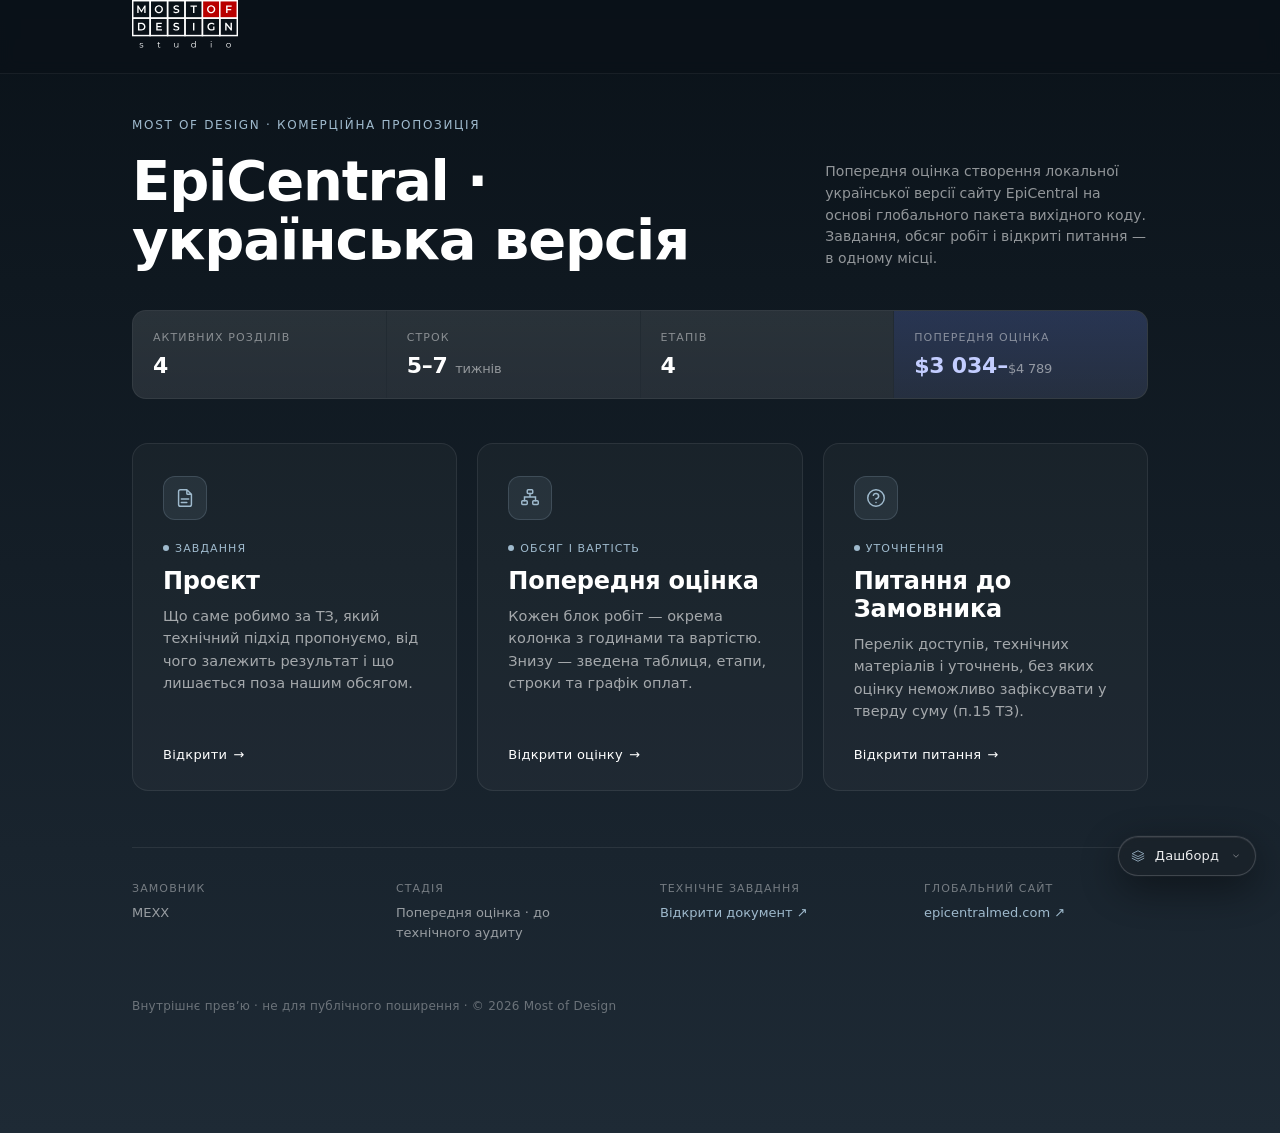
<file: index.html>
<!DOCTYPE html>
<html lang="uk">
<head>
<meta charset="UTF-8">
<meta name="viewport" content="width=device-width, initial-scale=1.0">
<meta name="robots" content="noindex, nofollow">
<title>EpiCentral UA — Попередня оцінка</title>

<link rel="icon" type="image/svg+xml" href="assets/favicon.svg">

<link rel="stylesheet" href="shared/service-menu.css">

<style>
/* ─────────────────────────────────────────────────────────────────
   Launcher palette — studio-fixed (same as Project Dashboard chrome).
   ─────────────────────────────────────────────────────────────── */
:root {
  --brand-blue:       #116490;
  --brand-blue-dark:  #0d4f72;
  --brand-blue-light: #9FBACD;
  --brand-blue-pale:  #e8f2f7;
  --bg-top:    #0a1219;
  --bg-bottom: #1e2a35;
  --charcoal:  #1e2a35;
  --white:     #fff;
  --border:    #d8e5ed;
}

* { box-sizing: border-box; margin: 0; padding: 0; }

html, body {
  font-family: ui-sans-serif, system-ui, -apple-system, "Segoe UI", Roboto, "Helvetica Neue", Arial, sans-serif;
  -webkit-font-smoothing: antialiased;
  background: var(--charcoal);
  color: var(--white);
  min-height: 100%;
}

body {
  min-height: 100vh;
  display: flex;
  flex-direction: column;
  background: linear-gradient(180deg, var(--bg-top) 0%, var(--bg-bottom) 100%);
}

.launcher {
  flex: 1;
  max-width: 1080px;
  width: 100%;
  margin: 0 auto;
  padding: 40px 32px 120px;
}

/* sticky top bar with the brand logo — pinned to the top of the screen */
.topbar {
  position: sticky; top: 0; z-index: 100;
  padding: 0 max(32px, calc(50vw - 508px)) 16px;
  background: rgba(10, 18, 25, 0.82);
  -webkit-backdrop-filter: blur(8px); backdrop-filter: blur(8px);
  border-bottom: 1px solid rgba(255, 255, 255, 0.06);
}
.launcher__logo {
  display: inline-block;
  height: 53px;
}
.launcher__logo img { display: block; height: 100%; width: auto; }

.launcher__header {
  display: grid;
  grid-template-columns: 2fr 1fr;
  gap: 48px;
  align-items: end;
  margin-bottom: 40px;
}

.launcher__eyebrow {
  display: inline-block;
  font-size: 12px;
  font-weight: 500;
  text-transform: uppercase;
  letter-spacing: 0.14em;
  color: var(--brand-blue-light);
  margin-bottom: 20px;
}

.launcher__title {
  font-size: clamp(32px, 5vw, 56px);
  font-weight: 700;
  letter-spacing: -0.02em;
  line-height: 1.05;
}

.launcher__subtitle {
  font-size: 14px;
  line-height: 1.55;
  color: rgba(255, 255, 255, 0.55);
}

@media (max-width: 760px) {
  .launcher__header { grid-template-columns: 1fr; gap: 16px; align-items: start; }
}

/* ─── Headline figure strip ──────────────────────────────────── */

.headline {
  display: grid; grid-template-columns: repeat(auto-fit, minmax(150px, 1fr));
  gap: 1px; background: rgba(255, 255, 255, 0.08);
  border: 1px solid rgba(255, 255, 255, 0.08);
  border-radius: 14px; overflow: hidden; margin-bottom: 44px;
}
.headline__cell { background: linear-gradient(180deg, rgba(255,255,255,0.035) 0%, rgba(255,255,255,0.015) 100%); padding: 20px; }
.headline__cell--accent { background: linear-gradient(180deg, rgba(75,108,255,0.16) 0%, rgba(75,108,255,0.06) 100%); }
.headline__l { font-size: 11px; font-weight: 500; text-transform: uppercase; letter-spacing: 0.1em; color: rgba(255,255,255,0.45); margin-bottom: 9px; }
.headline__v { font-size: 22px; font-weight: 700; letter-spacing: -0.01em; font-variant-numeric: tabular-nums; line-height: 1.15; }
.headline__v small { font-size: 13px; font-weight: 500; color: rgba(255,255,255,0.5); }
.headline__cell--accent .headline__v { color: #c3cdff; }

/* ─── Tiles grid ─────────────────────────────────────────────── */

.launcher__grid {
  display: grid;
  grid-template-columns: repeat(auto-fit, minmax(300px, 1fr));
  gap: 20px;
  margin-bottom: 56px;
}

.tile-card {
  display: flex;
  flex-direction: column;
  padding: 32px 30px 28px;
  background: rgba(255, 255, 255, 0.03);
  border: 1px solid rgba(255, 255, 255, 0.08);
  border-radius: 16px;
  text-decoration: none;
  color: inherit;
  min-height: 220px;
  transition: transform 240ms ease, background 240ms ease, border-color 240ms ease;
}

.tile-card:hover {
  transform: translateY(-2px);
  background: rgba(255, 255, 255, 0.05);
  border-color: rgba(255, 255, 255, 0.16);
}

.tile-card__icon {
  width: 44px;
  height: 44px;
  display: grid;
  place-items: center;
  background: rgba(159, 186, 205, 0.1);
  border: 1px solid rgba(159, 186, 205, 0.2);
  border-radius: 12px;
  color: var(--brand-blue-light);
  margin-bottom: 22px;
}
.tile-card__icon svg { width: 22px; height: 22px; }

.tile-card__tag {
  display: inline-flex;
  align-items: center;
  gap: 6px;
  font-size: 11px;
  font-weight: 500;
  text-transform: uppercase;
  letter-spacing: 0.1em;
  color: var(--brand-blue-light);
  margin-bottom: 12px;
}
.tile-card__tag::before {
  content: "";
  width: 6px; height: 6px;
  border-radius: 50%;
  background: currentColor;
}

.tile-card__title {
  font-size: 24px;
  font-weight: 600;
  letter-spacing: -0.01em;
  margin-bottom: 10px;
}

.tile-card__desc {
  font-size: 14.5px;
  line-height: 1.55;
  color: rgba(255, 255, 255, 0.6);
  margin-bottom: 24px;
  flex: 1;
}

.tile-card__cta {
  font-size: 13px;
  font-weight: 500;
  letter-spacing: 0.02em;
  color: var(--white);
  display: inline-flex;
  align-items: center;
  gap: 6px;
}
.tile-card__cta::after {
  content: "→";
  transition: transform 200ms ease;
  display: inline-block;
}
.tile-card:hover .tile-card__cta::after { transform: translateX(4px); }

.tile-card[data-external] .tile-card__cta::after { content: "↗"; }

/* ─── Meta + footer ──────────────────────────────────────────── */

.launcher__meta {
  margin-top: 8px;
  padding-top: 32px;
  border-top: 1px solid rgba(255, 255, 255, 0.08);
  display: grid;
  grid-template-columns: repeat(auto-fit, minmax(200px, 1fr));
  gap: 24px 40px;
  font-size: 13px;
  line-height: 1.55;
  color: rgba(255, 255, 255, 0.55);
}

.launcher__meta-block dt {
  font-size: 11px;
  font-weight: 500;
  text-transform: uppercase;
  letter-spacing: 0.1em;
  color: rgba(255, 255, 255, 0.4);
  margin-bottom: 6px;
}

.launcher__meta-block dd a {
  color: var(--brand-blue-light);
  text-decoration: none;
  border-bottom: 1px solid transparent;
  transition: border-color 200ms ease;
}
.launcher__meta-block dd a:hover { border-bottom-color: var(--brand-blue-light); }

.launcher__footer {
  font-size: 12px;
  color: rgba(255, 255, 255, 0.35);
  letter-spacing: 0.02em;
  margin-top: 56px;
}
</style>
</head>
<body>

<script>
  window.PREVIEW_PROJECT_NAME = "EpiCentral UA";
  window.PREVIEW_DEFAULT_VERSION = "launcher";
  window.PREVIEW_VERSIONS = [
    { id: "launcher",  label: "Дашборд",  desc: "Огляд оцінки",              path: "" },
    { id: "brief",     label: "Проєкт",   desc: "Завдання та техпідхід",     path: "brief/" },
    { id: "sitemap",   label: "Оцінка",   desc: "Обсяг робіт і години",      path: "sitemap/" },
    { id: "questions", label: "Питання",  desc: "Що потрібно від Замовника", path: "questions/" }
  ];
</script>

<header class="topbar">
  <a class="launcher__logo" href="./" aria-label="EpiCentral UA — Most of Design">
    <img src="assets/mod-logo-on-dark.svg" alt="Most of Design">
  </a>
</header>

<main class="launcher">

  <header class="launcher__header">
    <div class="launcher__header-main">
      <span class="launcher__eyebrow">Most of Design · Комерційна пропозиція</span>
      <h1 class="launcher__title">EpiCentral · українська версія</h1>
    </div>
    <p class="launcher__subtitle">
      Попередня оцінка створення локальної української версії сайту EpiCentral
      на основі глобального пакета вихідного коду. Завдання, обсяг робіт і відкриті питання — в одному місці.
    </p>
  </header>

  <div class="headline">
    <div class="headline__cell">
      <div class="headline__l">Активних розділів</div>
      <div class="headline__v">4</div>
    </div>
    <div class="headline__cell">
      <div class="headline__l">Строк</div>
      <div class="headline__v" id="hlWeeks">—</div>
    </div>
    <div class="headline__cell">
      <div class="headline__l">Етапів</div>
      <div class="headline__v" id="hlStages">—</div>
    </div>
    <div class="headline__cell headline__cell--accent">
      <div class="headline__l">Попередня оцінка</div>
      <div class="headline__v" id="hlTotal">—</div>
    </div>
  </div>

  <!-- ── Три плитки: Проєкт · Оцінка · Питання ─────────────────── -->
  <div class="launcher__grid">

    <!-- Tile 1 — Проєкт -->
    <a class="tile-card" href="brief/">
      <span class="tile-card__icon" aria-hidden="true">
        <svg viewBox="0 0 24 24" fill="none" xmlns="http://www.w3.org/2000/svg">
          <path d="M14 3v4a1 1 0 0 0 1 1h4M14 3H7a2 2 0 0 0-2 2v14a2 2 0 0 0 2 2h10a2 2 0 0 0 2-2V8M14 3l5 5M8 13h8M8 17h6" stroke="currentColor" stroke-width="1.6" stroke-linecap="round" stroke-linejoin="round"/>
        </svg>
      </span>
      <span class="tile-card__tag">Завдання</span>
      <h2 class="tile-card__title">Проєкт</h2>
      <p class="tile-card__desc">
        Що саме робимо за ТЗ, який технічний підхід пропонуємо, від чого залежить результат
        і що лишається поза нашим обсягом.
      </p>
      <span class="tile-card__cta">Відкрити</span>
    </a>

    <!-- Tile 2 — Структура та оцінка -->
    <a class="tile-card" href="sitemap/">
      <span class="tile-card__icon" aria-hidden="true">
        <svg viewBox="0 0 24 24" fill="none" xmlns="http://www.w3.org/2000/svg">
          <rect x="9" y="3" width="6" height="4" rx="1" stroke="currentColor" stroke-width="1.6"/>
          <rect x="3" y="15" width="6" height="4" rx="1" stroke="currentColor" stroke-width="1.6"/>
          <rect x="15" y="15" width="6" height="4" rx="1" stroke="currentColor" stroke-width="1.6"/>
          <path d="M12 7v4m0 0H6v4m6-4h6v4" stroke="currentColor" stroke-width="1.6" stroke-linecap="round"/>
        </svg>
      </span>
      <span class="tile-card__tag">Обсяг і вартість</span>
      <h2 class="tile-card__title">Попередня оцінка</h2>
      <p class="tile-card__desc">
        Кожен блок робіт — окрема колонка з годинами та вартістю. Знизу — зведена таблиця,
        етапи, строки та графік оплат.
      </p>
      <span class="tile-card__cta">Відкрити оцінку</span>
    </a>

    <!-- Tile 3 — Питання -->
    <a class="tile-card" href="questions/">
      <span class="tile-card__icon" aria-hidden="true">
        <svg viewBox="0 0 24 24" fill="none" xmlns="http://www.w3.org/2000/svg">
          <path d="M9.1 9a3 3 0 0 1 5.8 1c0 2-3 3-3 3M12 17h.01" stroke="currentColor" stroke-width="1.7" stroke-linecap="round" stroke-linejoin="round"/>
          <circle cx="12" cy="12" r="9" stroke="currentColor" stroke-width="1.6"/>
        </svg>
      </span>
      <span class="tile-card__tag">Уточнення</span>
      <h2 class="tile-card__title">Питання до Замовника</h2>
      <p class="tile-card__desc">
        Перелік доступів, технічних матеріалів і уточнень, без яких оцінку неможливо
        зафіксувати у тверду суму (п.15 ТЗ).
      </p>
      <span class="tile-card__cta">Відкрити питання</span>
    </a>

  </div>

  <dl class="launcher__meta">
    <div class="launcher__meta-block">
      <dt>Замовник</dt>
      <dd>MEXX</dd>
    </div>
    <div class="launcher__meta-block">
      <dt>Стадія</dt>
      <dd>Попередня оцінка · до технічного аудиту</dd>
    </div>
    <div class="launcher__meta-block">
      <dt>Технічне завдання</dt>
      <dd><a href="https://docs.google.com/document/d/1EJre_UY01IIEusGJC-R9spU2boI52oirK9OVNfkWWg0/edit" target="_blank" rel="noopener">Відкрити документ ↗</a></dd>
    </div>
    <div class="launcher__meta-block">
      <dt>Глобальний сайт</dt>
      <dd><a href="https://epicentralmed.com/" target="_blank" rel="noopener">epicentralmed.com ↗</a></dd>
    </div>
  </dl>

  <p class="launcher__footer">
    Внутрішнє превʼю · не для публічного поширення · © 2026 Most of Design
  </p>
</main>

<script src="shared/figures.js"></script>
<script>
  /* Цифри беруться з shared/figures.js — єдине джерело для всіх сторінок.
     sitemap/index.html перевіряє їх проти власного розрахунку і скаржиться в консоль при розходженні. */
  (function () {
    var f = window.MOD_FIGURES || {};
    var usd = function (n) { return "$" + Math.round(n).toLocaleString("en-US").replace(/,/g, " "); };
    if (f.totalMin) document.getElementById("hlTotal").innerHTML = usd(f.totalMin) + "–<small>" + usd(f.totalMax) + "</small>";
    if (f.weeks)    document.getElementById("hlWeeks").innerHTML = f.weeks + " <small>тижнів</small>";
    if (f.stages)   document.getElementById("hlStages").textContent = f.stages;
  })();
</script>
<script defer src="shared/service-menu.js"></script>
</body>
</html>
</file>
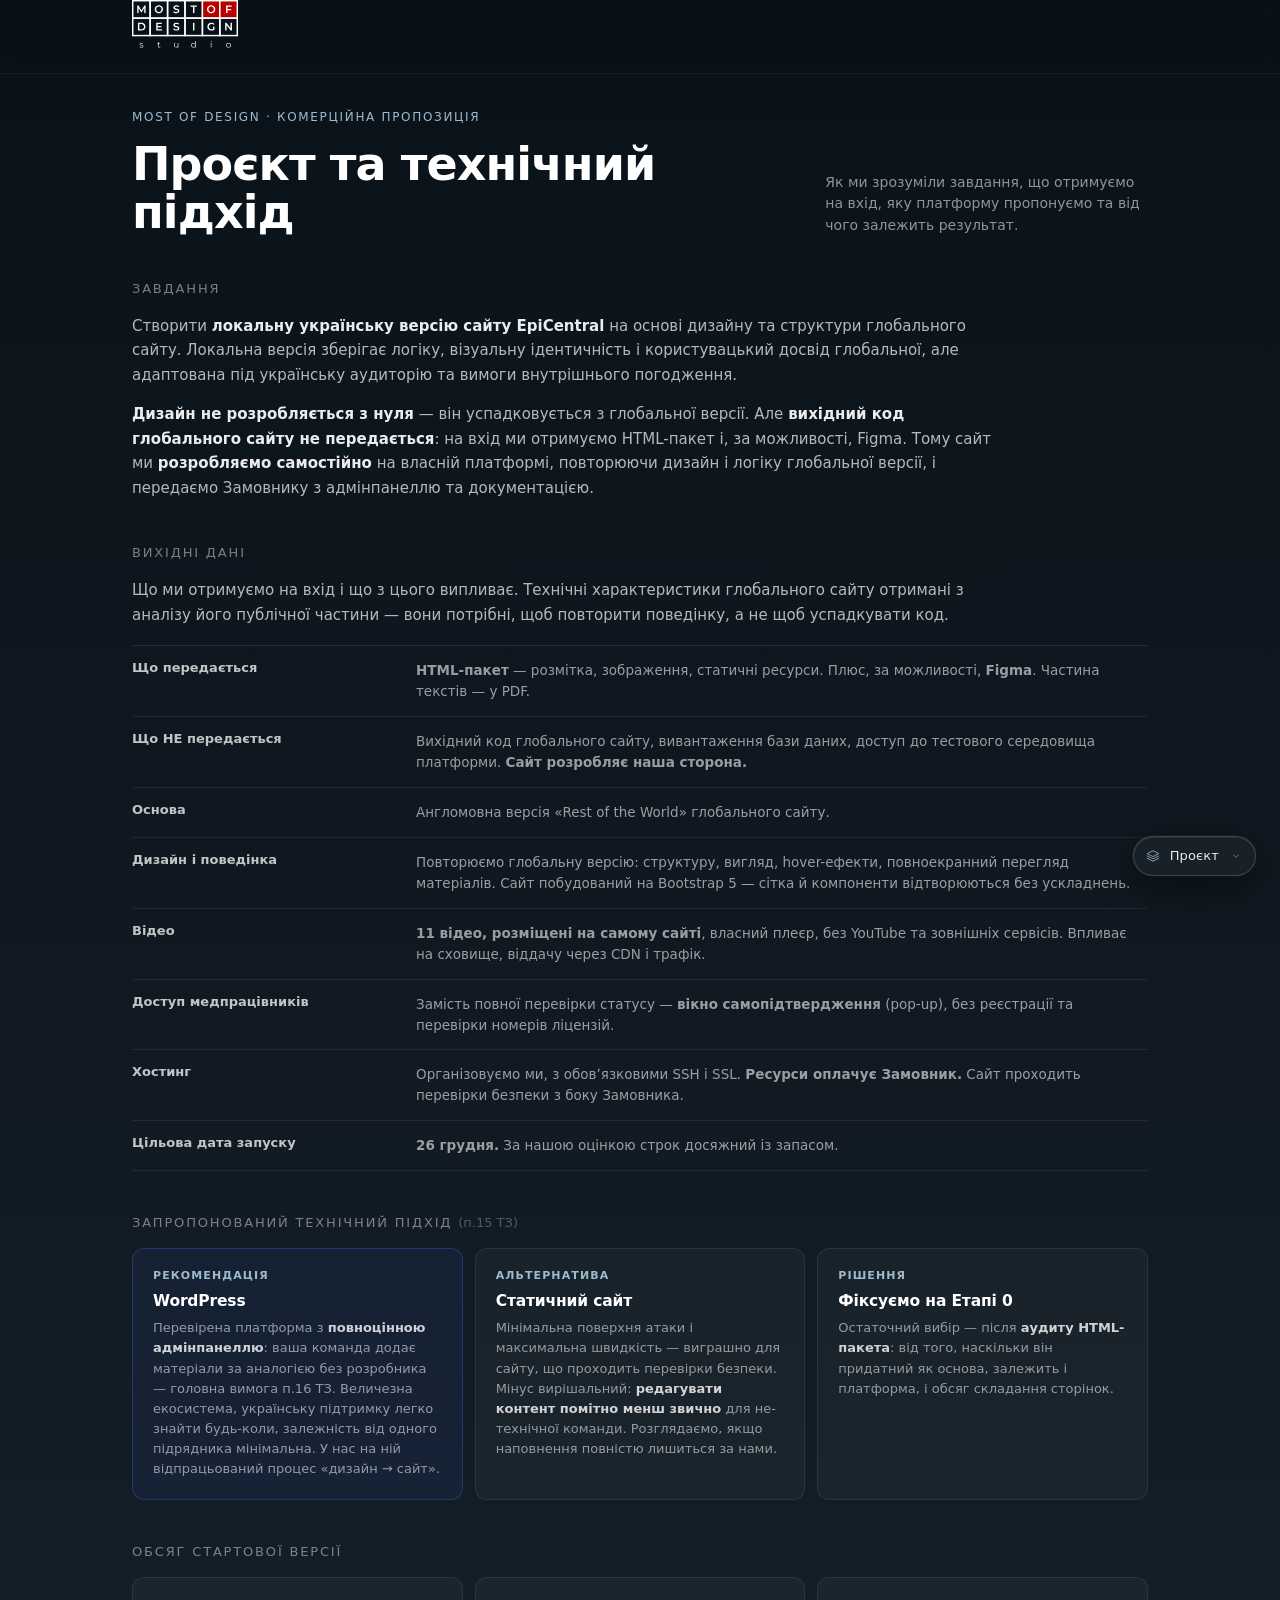
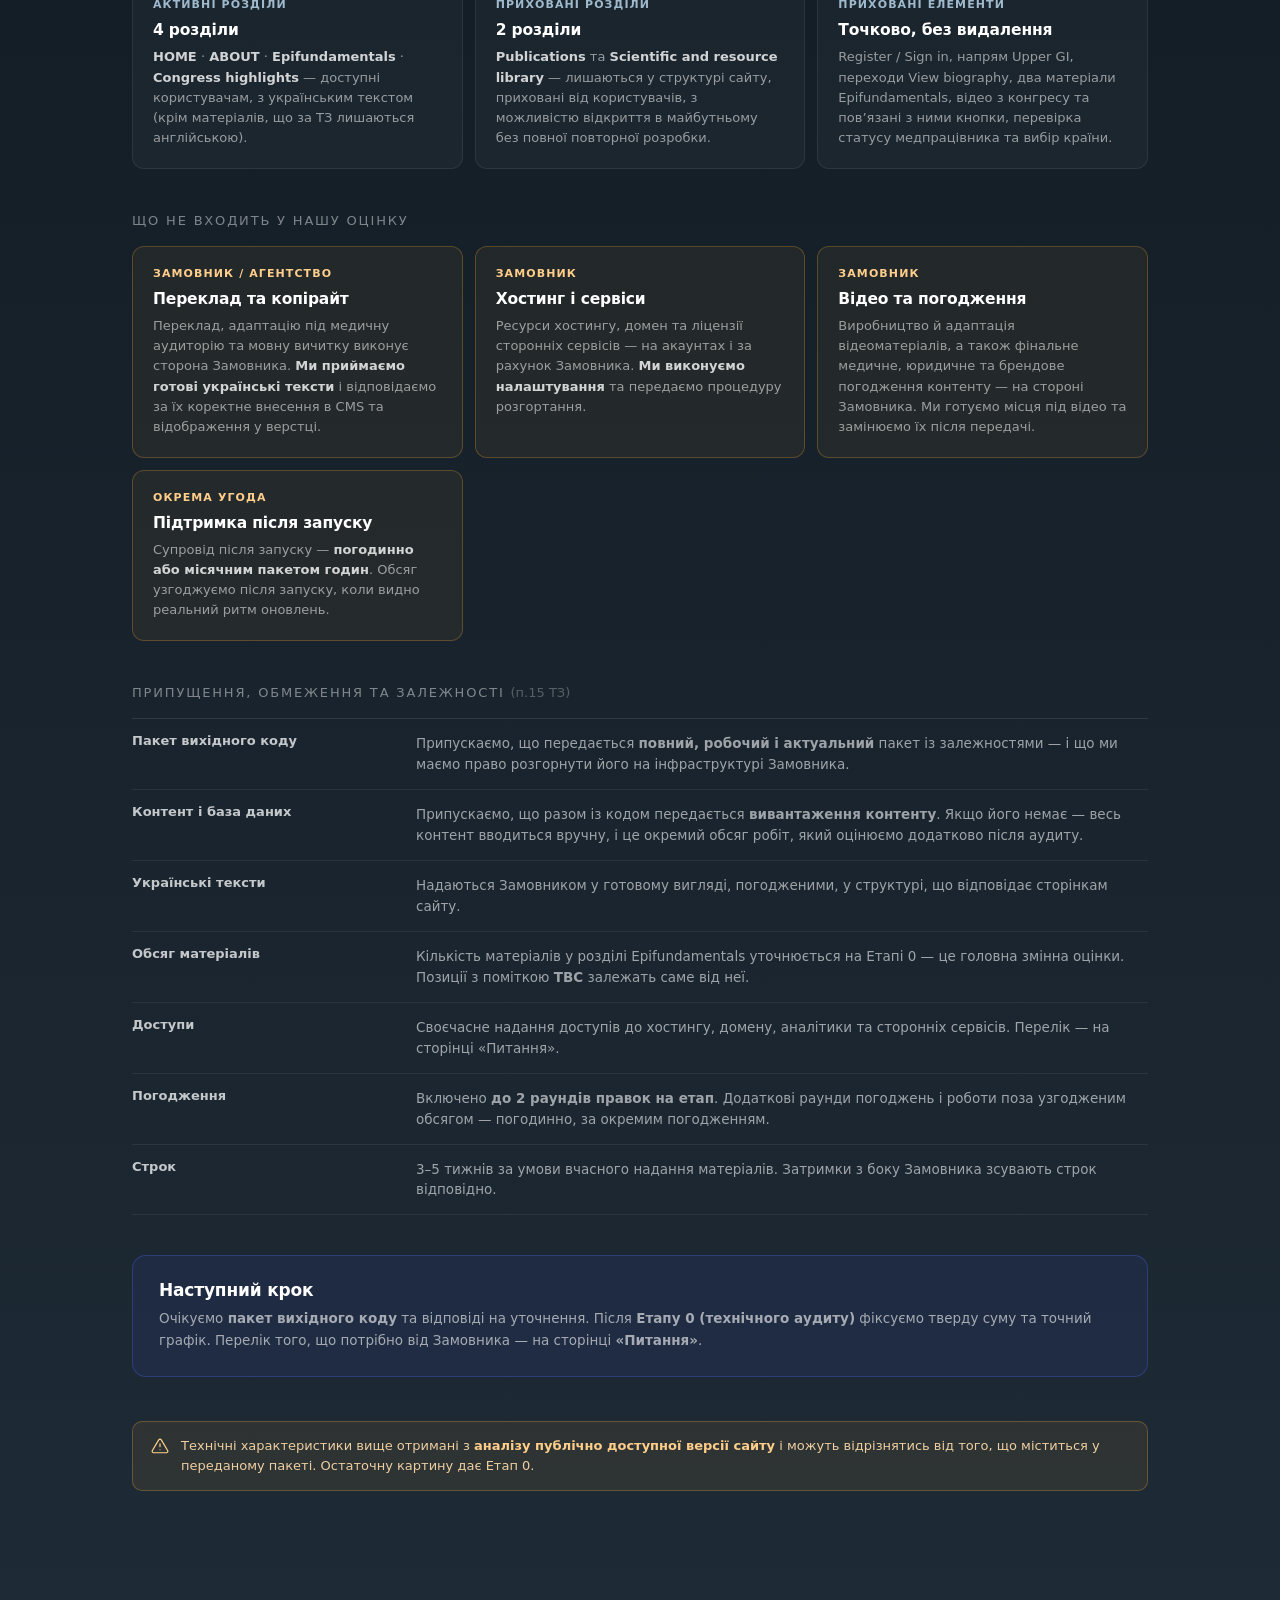
<file: brief/index.html>
<!DOCTYPE html>
<html lang="uk">
<head>
<meta charset="UTF-8">
<meta name="viewport" content="width=device-width, initial-scale=1.0">
<meta name="robots" content="noindex, nofollow">
<title>EpiCentral UA — Проєкт та технічний підхід</title>

<link rel="icon" type="image/svg+xml" href="../assets/favicon.svg">
<link rel="stylesheet" href="../shared/service-menu.css">
<link rel="stylesheet" href="../shared/page.css">
</head>
<body>

<script>
  window.PREVIEW_PROJECT_NAME = "EpiCentral UA";
  window.PREVIEW_DEFAULT_VERSION = "brief";
  window.PREVIEW_VERSIONS = [
    { id: "launcher",  label: "Дашборд",  desc: "Огляд оцінки",              path: "" },
    { id: "brief",     label: "Проєкт",   desc: "Завдання та техпідхід",     path: "brief/" },
    { id: "sitemap",   label: "Оцінка",   desc: "Обсяг робіт і години",      path: "sitemap/" },
    { id: "questions", label: "Питання",  desc: "Що потрібно від Замовника", path: "questions/" }
  ];
</script>

<header class="topbar">
  <a class="brand" href="../" aria-label="Most of Design — Дашборд">
    <img src="../assets/mod-logo-on-dark.svg" alt="Most of Design">
  </a>
</header>

<div class="wrap">
  <header class="head">
    <div class="head__main">
      <span class="eyebrow">Most of Design · Комерційна пропозиція</span>
      <h1 class="page-title">Проєкт та технічний підхід</h1>
    </div>
    <p class="lede">
      Як ми зрозуміли завдання, що отримуємо на вхід, яку платформу пропонуємо
      та від чого залежить результат.
    </p>
  </header>

  <!-- ── 1. Завдання ─────────────────────────────────────────── -->
  <section class="sect">
    <h2 class="sect__title">Завдання</h2>
    <div class="prose">
      <p>
        Створити <strong>локальну українську версію сайту EpiCentral</strong> на основі дизайну та
        структури глобального сайту. Локальна версія зберігає логіку, візуальну ідентичність
        і користувацький досвід глобальної, але адаптована під українську аудиторію та вимоги
        внутрішнього погодження.
      </p>
      <p>
        <strong>Дизайн не розробляється з нуля</strong> — він успадковується з глобальної версії.
        Але <strong>вихідний код глобального сайту не передається</strong>: на вхід ми отримуємо
        HTML-пакет і, за можливості, Figma. Тому сайт ми <strong>розробляємо самостійно</strong>
        на власній платформі, повторюючи дизайн і логіку глобальної версії, і передаємо Замовнику
        з адмінпанеллю та документацією.
      </p>
    </div>
  </section>

  <!-- 2. Вихідні дані -->
  <section class="sect">
    <h2 class="sect__title">Вихідні дані</h2>
    <div class="prose" style="margin-bottom:18px">
      <p>
        Що ми отримуємо на вхід і що з цього випливає. Технічні характеристики глобального сайту
        отримані з аналізу його публічної частини — вони потрібні, щоб повторити поведінку,
        а не щоб успадкувати код.
      </p>
    </div>

    <div class="spec">
      <div class="spec__row">
        <div class="spec__k">Що передається</div>
        <div class="spec__v"><strong>HTML-пакет</strong> — розмітка, зображення, статичні ресурси.
          Плюс, за можливості, <strong>Figma</strong>. Частина текстів — у PDF.</div>
      </div>
      <div class="spec__row">
        <div class="spec__k">Що НЕ передається</div>
        <div class="spec__v">Вихідний код глобального сайту, вивантаження бази даних, доступ до
          тестового середовища платформи. <strong>Сайт розробляє наша сторона.</strong></div>
      </div>
      <div class="spec__row">
        <div class="spec__k">Основа</div>
        <div class="spec__v">Англомовна версія «Rest of the World» глобального сайту.</div>
      </div>
      <div class="spec__row">
        <div class="spec__k">Дизайн і поведінка</div>
        <div class="spec__v">Повторюємо глобальну версію: структуру, вигляд, hover-ефекти,
          повноекранний перегляд матеріалів. Сайт побудований на Bootstrap 5 — сітка й компоненти
          відтворюються без ускладнень.</div>
      </div>
      <div class="spec__row">
        <div class="spec__k">Відео</div>
        <div class="spec__v"><strong>11 відео, розміщені на самому сайті</strong>, власний плеєр,
          без YouTube та зовнішніх сервісів. Впливає на сховище, віддачу через CDN і трафік.</div>
      </div>
      <div class="spec__row">
        <div class="spec__k">Доступ медпрацівників</div>
        <div class="spec__v">Замість повної перевірки статусу — <strong>вікно самопідтвердження</strong>
          (pop-up), без реєстрації та перевірки номерів ліцензій.</div>
      </div>
      <div class="spec__row">
        <div class="spec__k">Хостинг</div>
        <div class="spec__v">Організовуємо ми, з обовʼязковими SSH і SSL.
          <strong>Ресурси оплачує Замовник.</strong> Сайт проходить перевірки безпеки з боку Замовника.</div>
      </div>
      <div class="spec__row">
        <div class="spec__k">Цільова дата запуску</div>
        <div class="spec__v"><strong>26 грудня.</strong> За нашою оцінкою строк досяжний із запасом.</div>
      </div>
    </div>
  </section>

  <!-- ── 3. Технічний підхід ─────────────────────────────────── -->
  <section class="sect">
    <h2 class="sect__title">Запропонований технічний підхід <span style="text-transform:none;letter-spacing:0;opacity:.6">(п.15 ТЗ)</span></h2>
    <div class="cards">
      <div class="card card--accent">
        <div class="card__l">Рекомендація</div>
        <div class="card__t">WordPress</div>
        <div class="card__d">
          Перевірена платформа з <strong>повноцінною адмінпанеллю</strong>: ваша команда додає
          матеріали за аналогією без розробника — головна вимога п.16 ТЗ. Величезна екосистема,
          українську підтримку легко знайти будь-коли, залежність від одного підрядника мінімальна.
          У нас на ній відпрацьований процес «дизайн → сайт».
        </div>
      </div>
      <div class="card">
        <div class="card__l">Альтернатива</div>
        <div class="card__t">Статичний сайт</div>
        <div class="card__d">
          Мінімальна поверхня атаки і максимальна швидкість — виграшно для сайту, що проходить
          перевірки безпеки. Мінус вирішальний: <strong>редагувати контент помітно менш звично</strong>
          для не-технічної команди. Розглядаємо, якщо наповнення повністю лишиться за нами.
        </div>
      </div>
      <div class="card">
        <div class="card__l">Рішення</div>
        <div class="card__t">Фіксуємо на Етапі 0</div>
        <div class="card__d">
          Остаточний вибір — після <strong>аудиту HTML-пакета</strong>: від того, наскільки він
          придатний як основа, залежить і платформа, і обсяг складання сторінок.
        </div>
      </div>
    </div>
  </section>

  <!-- ── 4. Обсяг ────────────────────────────────────────────── -->
  <section class="sect">
    <h2 class="sect__title">Обсяг стартової версії</h2>
    <div class="cards">
      <div class="card">
        <div class="card__l">Активні розділи</div>
        <div class="card__t">4 розділи</div>
        <div class="card__d">
          <strong>HOME</strong> · <strong>ABOUT</strong> · <strong>Epifundamentals</strong> ·
          <strong>Congress highlights</strong> — доступні користувачам, з українським текстом
          (крім матеріалів, що за ТЗ лишаються англійською).
        </div>
      </div>
      <div class="card">
        <div class="card__l">Приховані розділи</div>
        <div class="card__t">2 розділи</div>
        <div class="card__d">
          <strong>Publications</strong> та <strong>Scientific and resource library</strong> —
          лишаються у структурі сайту, приховані від користувачів, з можливістю відкриття
          в майбутньому без повної повторної розробки.
        </div>
      </div>
      <div class="card">
        <div class="card__l">Приховані елементи</div>
        <div class="card__t">Точково, без видалення</div>
        <div class="card__d">
          Register / Sign in, напрям Upper GI, переходи View biography, два матеріали
          Epifundamentals, відео з конгресу та повʼязані з ними кнопки, перевірка статусу
          медпрацівника та вибір країни.
        </div>
      </div>
    </div>
  </section>

  <!-- ── 5. Межі ─────────────────────────────────────────────── -->
  <section class="sect">
    <h2 class="sect__title">Що не входить у нашу оцінку</h2>
    <div class="cards">
      <div class="card card--warn">
        <div class="card__l">Замовник / агентство</div>
        <div class="card__t">Переклад та копірайт</div>
        <div class="card__d">
          Переклад, адаптацію під медичну аудиторію та мовну вичитку виконує сторона Замовника.
          <strong>Ми приймаємо готові українські тексти</strong> і відповідаємо за їх коректне
          внесення в CMS та відображення у верстці.
        </div>
      </div>
      <div class="card card--warn">
        <div class="card__l">Замовник</div>
        <div class="card__t">Хостинг і сервіси</div>
        <div class="card__d">
          Ресурси хостингу, домен та ліцензії сторонніх сервісів — на акаунтах і за рахунок Замовника.
          <strong>Ми виконуємо налаштування</strong> та передаємо процедуру розгортання.
        </div>
      </div>
      <div class="card card--warn">
        <div class="card__l">Замовник</div>
        <div class="card__t">Відео та погодження</div>
        <div class="card__d">
          Виробництво й адаптація відеоматеріалів, а також фінальне медичне, юридичне та
          брендове погодження контенту — на стороні Замовника. Ми готуємо місця під відео
          та замінюємо їх після передачі.
        </div>
      </div>
      <div class="card card--warn">
        <div class="card__l">Окрема угода</div>
        <div class="card__t">Підтримка після запуску</div>
        <div class="card__d">
          Супровід після запуску — <strong>погодинно або місячним пакетом годин</strong>.
          Обсяг узгоджуємо після запуску, коли видно реальний ритм оновлень.
        </div>
      </div>
    </div>
  </section>

  <!-- ── 6. Припущення та залежності ─────────────────────────── -->
  <section class="sect">
    <h2 class="sect__title">Припущення, обмеження та залежності <span style="text-transform:none;letter-spacing:0;opacity:.6">(п.15 ТЗ)</span></h2>
    <div class="spec">
      <div class="spec__row">
        <div class="spec__k">Пакет вихідного коду</div>
        <div class="spec__v">Припускаємо, що передається <strong>повний, робочий і актуальний</strong> пакет
          із залежностями — і що ми маємо право розгорнути його на інфраструктурі Замовника.</div>
      </div>
      <div class="spec__row">
        <div class="spec__k">Контент і база даних</div>
        <div class="spec__v">Припускаємо, що разом із кодом передається <strong>вивантаження контенту</strong>.
          Якщо його немає — весь контент вводиться вручну, і це окремий обсяг робіт, який оцінюємо додатково
          після аудиту.</div>
      </div>
      <div class="spec__row">
        <div class="spec__k">Українські тексти</div>
        <div class="spec__v">Надаються Замовником у готовому вигляді, погодженими,
          у структурі, що відповідає сторінкам сайту.</div>
      </div>
      <div class="spec__row">
        <div class="spec__k">Обсяг матеріалів</div>
        <div class="spec__v">Кількість матеріалів у розділі Epifundamentals уточнюється на Етапі 0 —
          це головна змінна оцінки. Позиції з поміткою <strong>TBC</strong> залежать саме від неї.</div>
      </div>
      <div class="spec__row">
        <div class="spec__k">Доступи</div>
        <div class="spec__v">Своєчасне надання доступів до хостингу, домену, аналітики
          та сторонніх сервісів. Перелік — на сторінці «Питання».</div>
      </div>
      <div class="spec__row">
        <div class="spec__k">Погодження</div>
        <div class="spec__v">Включено <strong>до 2 раундів правок на етап</strong>. Додаткові раунди
          погоджень і роботи поза узгодженим обсягом — погодинно, за окремим погодженням.</div>
      </div>
      <div class="spec__row">
        <div class="spec__k">Строк</div>
        <div class="spec__v">3–5 тижнів за умови вчасного надання матеріалів. Затримки з боку Замовника
          зсувають строк відповідно.</div>
      </div>
    </div>
  </section>

  <div class="nextstep">
    <div class="nextstep__t">Наступний крок</div>
    <div class="nextstep__d">
      Очікуємо <strong>пакет вихідного коду</strong> та відповіді на уточнення.
      Після <strong>Етапу 0 (технічного аудиту)</strong> фіксуємо тверду суму та точний графік.
      Перелік того, що потрібно від Замовника — на сторінці <strong>«Питання»</strong>.
    </div>
  </div>

  <div class="sect">
    <div class="notice">
      <svg viewBox="0 0 24 24" fill="none"><path d="M12 9v4m0 4h.01M10.3 3.86 1.82 18a2 2 0 0 0 1.7 3h16.96a2 2 0 0 0 1.7-3L13.7 3.86a2 2 0 0 0-3.42 0Z" stroke="currentColor" stroke-width="1.6" stroke-linecap="round" stroke-linejoin="round"/></svg>
      <span>Технічні характеристики вище отримані з <strong>аналізу публічно доступної версії сайту</strong>
      і можуть відрізнятись від того, що міститься у переданому пакеті. Остаточну картину дає Етап 0.</span>
    </div>
  </div>
</div>

<div class="footer-pad"></div>
<script defer src="../shared/service-menu.js"></script>
</body>
</html>
</file>
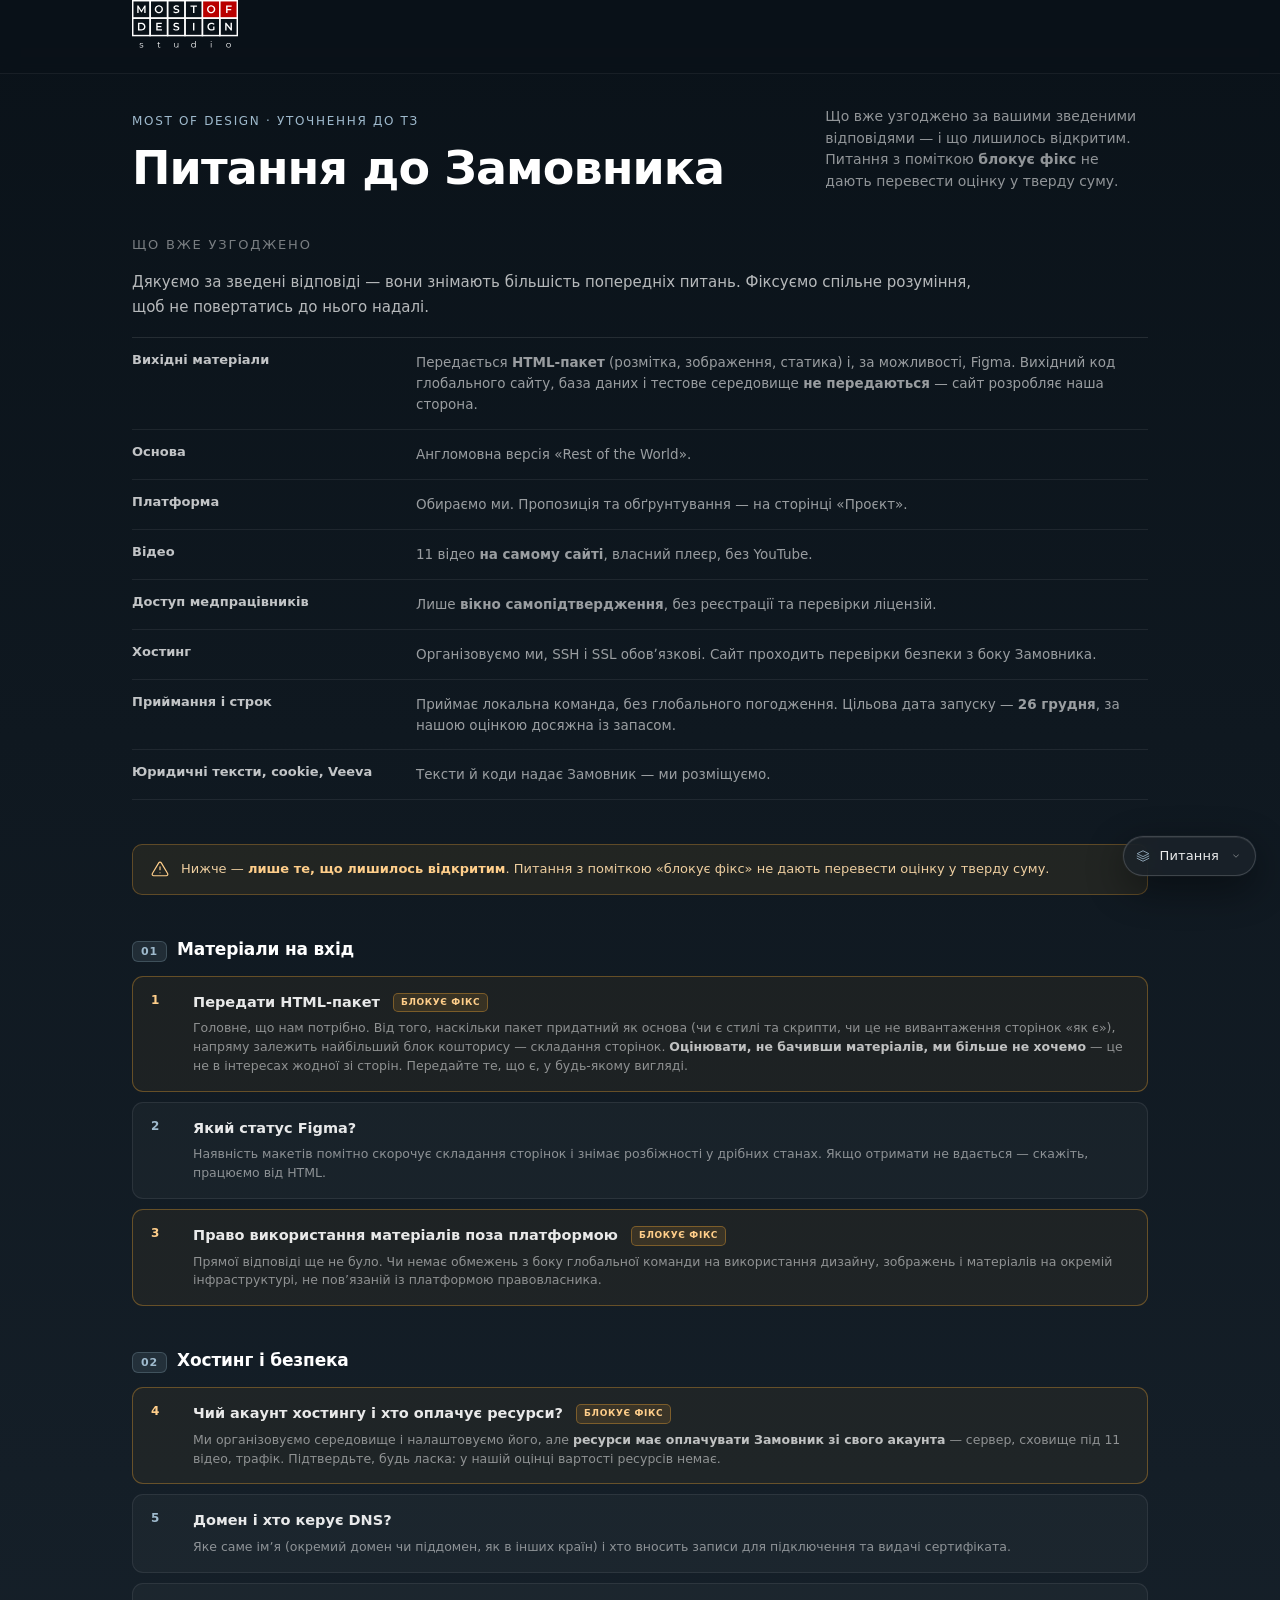
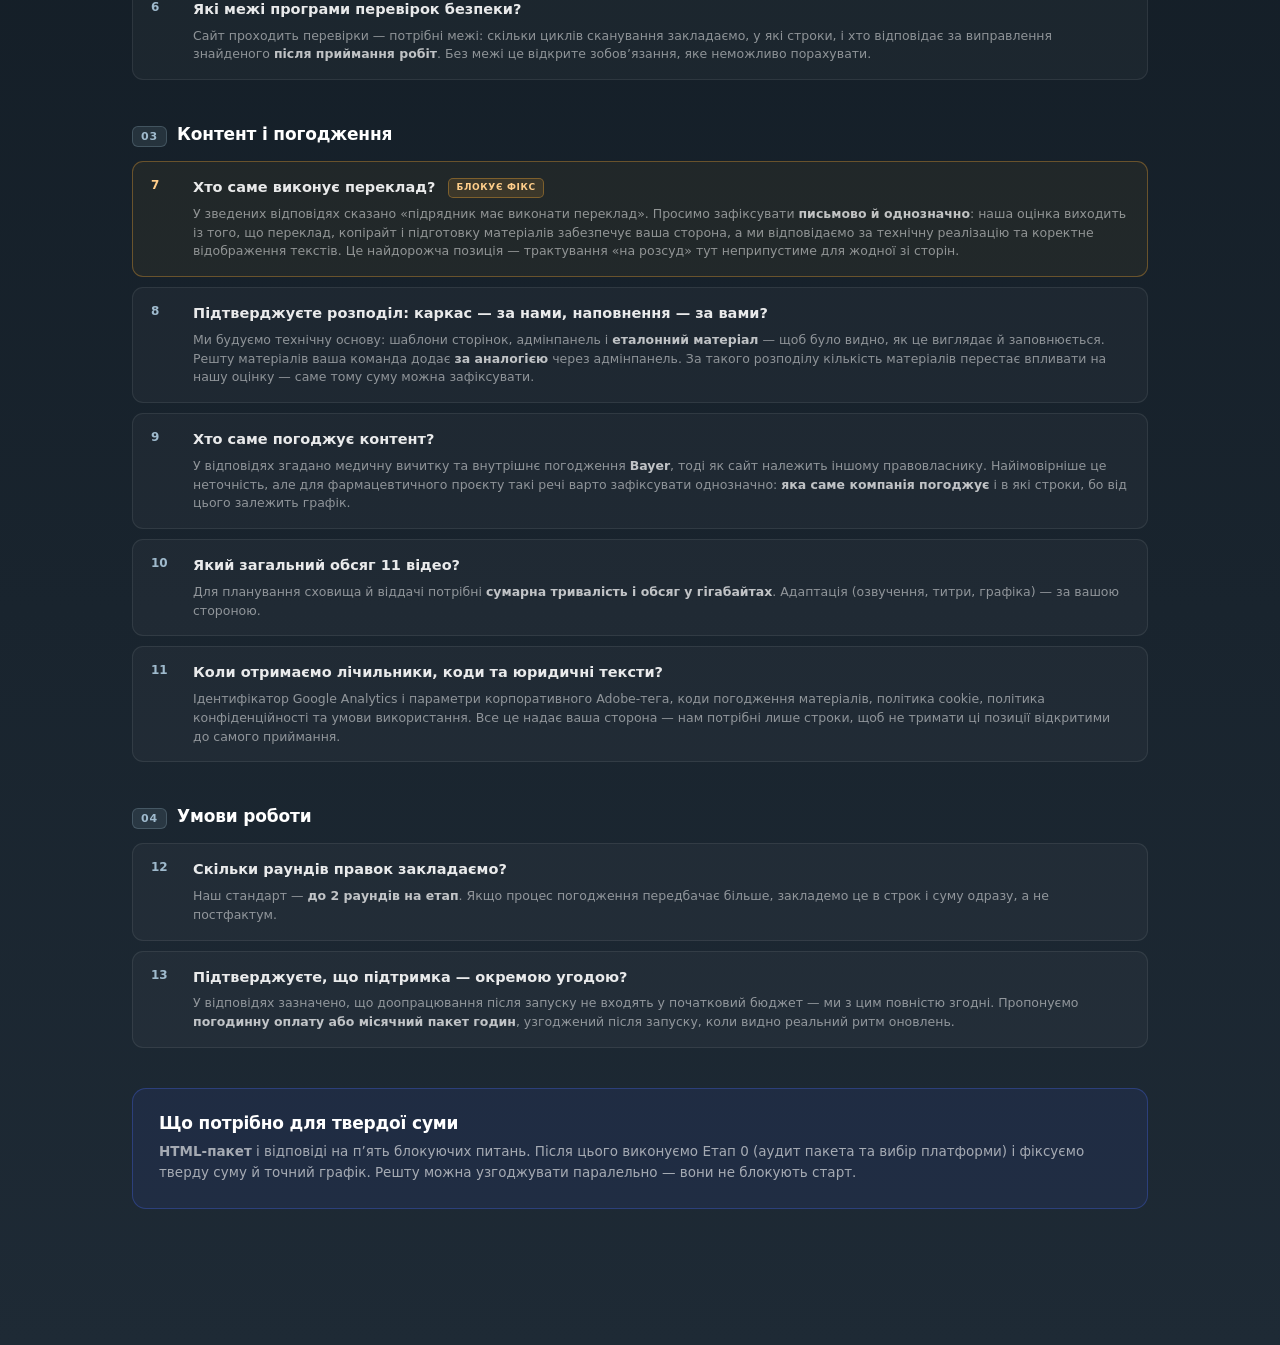
<file: questions/index.html>
<!DOCTYPE html>
<html lang="uk">
<head>
<meta charset="UTF-8">
<meta name="viewport" content="width=device-width, initial-scale=1.0">
<meta name="robots" content="noindex, nofollow">
<title>EpiCentral UA — Питання до Замовника</title>

<link rel="icon" type="image/svg+xml" href="../assets/favicon.svg">
<link rel="stylesheet" href="../shared/service-menu.css">
<link rel="stylesheet" href="../shared/page.css">
</head>
<body>

<script>
  window.PREVIEW_PROJECT_NAME = "EpiCentral UA";
  window.PREVIEW_DEFAULT_VERSION = "questions";
  window.PREVIEW_VERSIONS = [
    { id: "launcher",  label: "Дашборд",  desc: "Огляд оцінки",              path: "" },
    { id: "brief",     label: "Проєкт",   desc: "Завдання та техпідхід",     path: "brief/" },
    { id: "sitemap",   label: "Оцінка",   desc: "Обсяг робіт і години",      path: "sitemap/" },
    { id: "questions", label: "Питання",  desc: "Що потрібно від Замовника", path: "questions/" }
  ];
</script>

<header class="topbar">
  <a class="brand" href="../" aria-label="Most of Design — Дашборд">
    <img src="../assets/mod-logo-on-dark.svg" alt="Most of Design">
  </a>
</header>

<div class="wrap">
  <header class="head">
    <div class="head__main">
      <span class="eyebrow">Most of Design · Уточнення до ТЗ</span>
      <h1 class="page-title">Питання до Замовника</h1>
    </div>
    <p class="lede">
      Що вже узгоджено за вашими зведеними відповідями — і що лишилось відкритим.
      Питання з поміткою <strong>блокує фікс</strong> не дають перевести оцінку
      у тверду суму.
    </p>
  </header>

  <section class="sect">
    <h2 class="sect__title">Що вже узгоджено</h2>
    <div class="prose" style="margin-bottom:18px">
      <p>
        Дякуємо за зведені відповіді — вони знімають більшість попередніх питань. Фіксуємо
        спільне розуміння, щоб не повертатись до нього надалі.
      </p>
    </div>
    <div class="spec">
      <div class="spec__row">
        <div class="spec__k">Вихідні матеріали</div>
        <div class="spec__v">Передається <strong>HTML-пакет</strong> (розмітка, зображення, статика)
          і, за можливості, Figma. Вихідний код глобального сайту, база даних і тестове середовище
          <strong>не передаються</strong> — сайт розробляє наша сторона.</div>
      </div>
      <div class="spec__row">
        <div class="spec__k">Основа</div>
        <div class="spec__v">Англомовна версія «Rest of the World».</div>
      </div>
      <div class="spec__row">
        <div class="spec__k">Платформа</div>
        <div class="spec__v">Обираємо ми. Пропозиція та обґрунтування — на сторінці «Проєкт».</div>
      </div>
      <div class="spec__row">
        <div class="spec__k">Відео</div>
        <div class="spec__v">11 відео <strong>на самому сайті</strong>, власний плеєр, без YouTube.</div>
      </div>
      <div class="spec__row">
        <div class="spec__k">Доступ медпрацівників</div>
        <div class="spec__v">Лише <strong>вікно самопідтвердження</strong>, без реєстрації
          та перевірки ліцензій.</div>
      </div>
      <div class="spec__row">
        <div class="spec__k">Хостинг</div>
        <div class="spec__v">Організовуємо ми, SSH і SSL обовʼязкові. Сайт проходить перевірки
          безпеки з боку Замовника.</div>
      </div>
      <div class="spec__row">
        <div class="spec__k">Приймання і строк</div>
        <div class="spec__v">Приймає локальна команда, без глобального погодження.
          Цільова дата запуску — <strong>26 грудня</strong>, за нашою оцінкою досяжна із запасом.</div>
      </div>
      <div class="spec__row">
        <div class="spec__k">Юридичні тексти, cookie, Veeva</div>
        <div class="spec__v">Тексти й коди надає Замовник — ми розміщуємо.</div>
      </div>
    </div>
  </section>

  <section class="sect">
    <div class="notice">
      <svg viewBox="0 0 24 24" fill="none"><path d="M12 9v4m0 4h.01M10.3 3.86 1.82 18a2 2 0 0 0 1.7 3h16.96a2 2 0 0 0 1.7-3L13.7 3.86a2 2 0 0 0-3.42 0Z" stroke="currentColor" stroke-width="1.6" stroke-linecap="round" stroke-linejoin="round"/></svg>
      <span>Нижче — <strong>лише те, що лишилось відкритим</strong>. Питання з поміткою
      «блокує фікс» не дають перевести оцінку у тверду суму.</span>
    </div>
  </section>

  <!-- ── 1 -->
  <section class="sect">
    <div class="qgroup__h"><span class="qgroup__n">01</span> Матеріали на вхід</div>
    <ol class="qlist">
      <li class="q q--block">
        <span class="q__n">1</span>
        <div>
          <div class="q__t">Передати HTML-пакет <span class="q__tag">Блокує фікс</span></div>
          <div class="q__w">Головне, що нам потрібно. Від того, наскільки пакет придатний як основа
            (чи є стилі та скрипти, чи це не вивантаження сторінок «як є»), напряму залежить
            найбільший блок кошторису — складання сторінок.
            <strong>Оцінювати, не бачивши матеріалів, ми більше не хочемо</strong> — це не в інтересах
            жодної зі сторін. Передайте те, що є, у будь-якому вигляді.</div>
        </div>
      </li>
      <li class="q">
        <span class="q__n">2</span>
        <div>
          <div class="q__t">Який статус Figma?</div>
          <div class="q__w">Наявність макетів помітно скорочує складання сторінок і знімає
            розбіжності у дрібних станах. Якщо отримати не вдається — скажіть, працюємо від HTML.</div>
        </div>
      </li>
      <li class="q q--block">
        <span class="q__n">3</span>
        <div>
          <div class="q__t">Право використання матеріалів поза платформою <span class="q__tag">Блокує фікс</span></div>
          <div class="q__w">Прямої відповіді ще не було. Чи немає обмежень з боку глобальної команди
            на використання дизайну, зображень і матеріалів на окремій інфраструктурі,
            не пов’язаній із платформою правовласника.</div>
        </div>
      </li>
    </ol>
  </section>

  <!-- ── 2 -->
  <section class="sect">
    <div class="qgroup__h"><span class="qgroup__n">02</span> Хостинг і безпека</div>
    <ol class="qlist">
      <li class="q q--block">
        <span class="q__n">4</span>
        <div>
          <div class="q__t">Чий акаунт хостингу і хто оплачує ресурси? <span class="q__tag">Блокує фікс</span></div>
          <div class="q__w">Ми організовуємо середовище і налаштовуємо його, але
            <strong>ресурси має оплачувати Замовник зі свого акаунта</strong> — сервер, сховище
            під 11 відео, трафік. Підтвердьте, будь ласка: у нашій оцінці вартості ресурсів немає.</div>
        </div>
      </li>
      <li class="q">
        <span class="q__n">5</span>
        <div>
          <div class="q__t">Домен і хто керує DNS?</div>
          <div class="q__w">Яке саме імʼя (окремий домен чи піддомен, як в інших країн)
            і хто вносить записи для підключення та видачі сертифіката.</div>
        </div>
      </li>
      <li class="q">
        <span class="q__n">6</span>
        <div>
          <div class="q__t">Які межі програми перевірок безпеки?</div>
          <div class="q__w">Сайт проходить перевірки — потрібні межі: скільки циклів сканування
            закладаємо, у які строки, і хто відповідає за виправлення знайденого
            <strong>після приймання робіт</strong>. Без межі це відкрите зобовʼязання,
            яке неможливо порахувати.</div>
        </div>
      </li>
    </ol>
  </section>

  <!-- ── 3 -->
  <section class="sect">
    <div class="qgroup__h"><span class="qgroup__n">03</span> Контент і погодження</div>
    <ol class="qlist">
      <li class="q q--block">
        <span class="q__n">7</span>
        <div>
          <div class="q__t">Хто саме виконує переклад? <span class="q__tag">Блокує фікс</span></div>
          <div class="q__w">У зведених відповідях сказано «підрядник має виконати переклад».
            Просимо зафіксувати <strong>письмово й однозначно</strong>: наша оцінка виходить із того,
            що переклад, копірайт і підготовку матеріалів забезпечує ваша сторона, а ми відповідаємо
            за технічну реалізацію та коректне відображення текстів.
            Це найдорожча позиція — трактування «на розсуд» тут неприпустиме для жодної зі сторін.</div>
        </div>
      </li>
      <li class="q">
        <span class="q__n">8</span>
        <div>
          <div class="q__t">Підтверджуєте розподіл: каркас — за нами, наповнення — за вами?</div>
          <div class="q__w">Ми будуємо технічну основу: шаблони сторінок, адмінпанель і
            <strong>еталонний матеріал</strong> — щоб було видно, як це виглядає й заповнюється.
            Решту матеріалів ваша команда додає <strong>за аналогією</strong> через адмінпанель.
            За такого розподілу кількість матеріалів перестає впливати на нашу оцінку —
            саме тому суму можна зафіксувати.</div>
        </div>
      </li>
      <li class="q">
        <span class="q__n">9</span>
        <div>
          <div class="q__t">Хто саме погоджує контент?</div>
          <div class="q__w">У відповідях згадано медичну вичитку та внутрішнє погодження
            <strong>Bayer</strong>, тоді як сайт належить іншому правовласнику.
            Найімовірніше це неточність, але для фармацевтичного проєкту такі речі
            варто зафіксувати однозначно: <strong>яка саме компанія погоджує</strong>
            і в які строки, бо від цього залежить графік.</div>
        </div>
      </li>
      <li class="q">
        <span class="q__n">10</span>
        <div>
          <div class="q__t">Який загальний обсяг 11 відео?</div>
          <div class="q__w">Для планування сховища й віддачі потрібні <strong>сумарна тривалість
            і обсяг у гігабайтах</strong>. Адаптація (озвучення, титри, графіка) — за вашою стороною.</div>
        </div>
      </li>
      <li class="q">
        <span class="q__n">11</span>
        <div>
          <div class="q__t">Коли отримаємо лічильники, коди та юридичні тексти?</div>
          <div class="q__w">Ідентифікатор Google Analytics і параметри корпоративного Adobe-тега,
            коди погодження матеріалів, політика cookie, політика конфіденційності та умови
            використання. Все це надає ваша сторона — нам потрібні лише строки,
            щоб не тримати ці позиції відкритими до самого приймання.</div>
        </div>
      </li>
    </ol>
  </section>

  <!-- ── 4 -->
  <section class="sect">
    <div class="qgroup__h"><span class="qgroup__n">04</span> Умови роботи</div>
    <ol class="qlist">
      <li class="q">
        <span class="q__n">12</span>
        <div>
          <div class="q__t">Скільки раундів правок закладаємо?</div>
          <div class="q__w">Наш стандарт — <strong>до 2 раундів на етап</strong>. Якщо процес
            погодження передбачає більше, закладемо це в строк і суму одразу, а не постфактум.</div>
        </div>
      </li>
      <li class="q">
        <span class="q__n">13</span>
        <div>
          <div class="q__t">Підтверджуєте, що підтримка — окремою угодою?</div>
          <div class="q__w">У відповідях зазначено, що доопрацювання після запуску не входять
            у початковий бюджет — ми з цим повністю згодні. Пропонуємо
            <strong>погодинну оплату або місячний пакет годин</strong>, узгоджений після запуску,
            коли видно реальний ритм оновлень.</div>
        </div>
      </li>
    </ol>
  </section>

  <div class="nextstep">
    <div class="nextstep__t">Що потрібно для твердої суми</div>
    <div class="nextstep__d">
      <strong>HTML-пакет</strong> і відповіді на п’ять блокуючих питань. Після цього виконуємо
      Етап 0 (аудит пакета та вибір платформи) і фіксуємо тверду суму й точний графік.
      Решту можна узгоджувати паралельно — вони не блокують старт.
    </div>
  </div>
</div>

<div class="footer-pad"></div>
<script defer src="../shared/service-menu.js"></script>
</body>
</html>
</file>
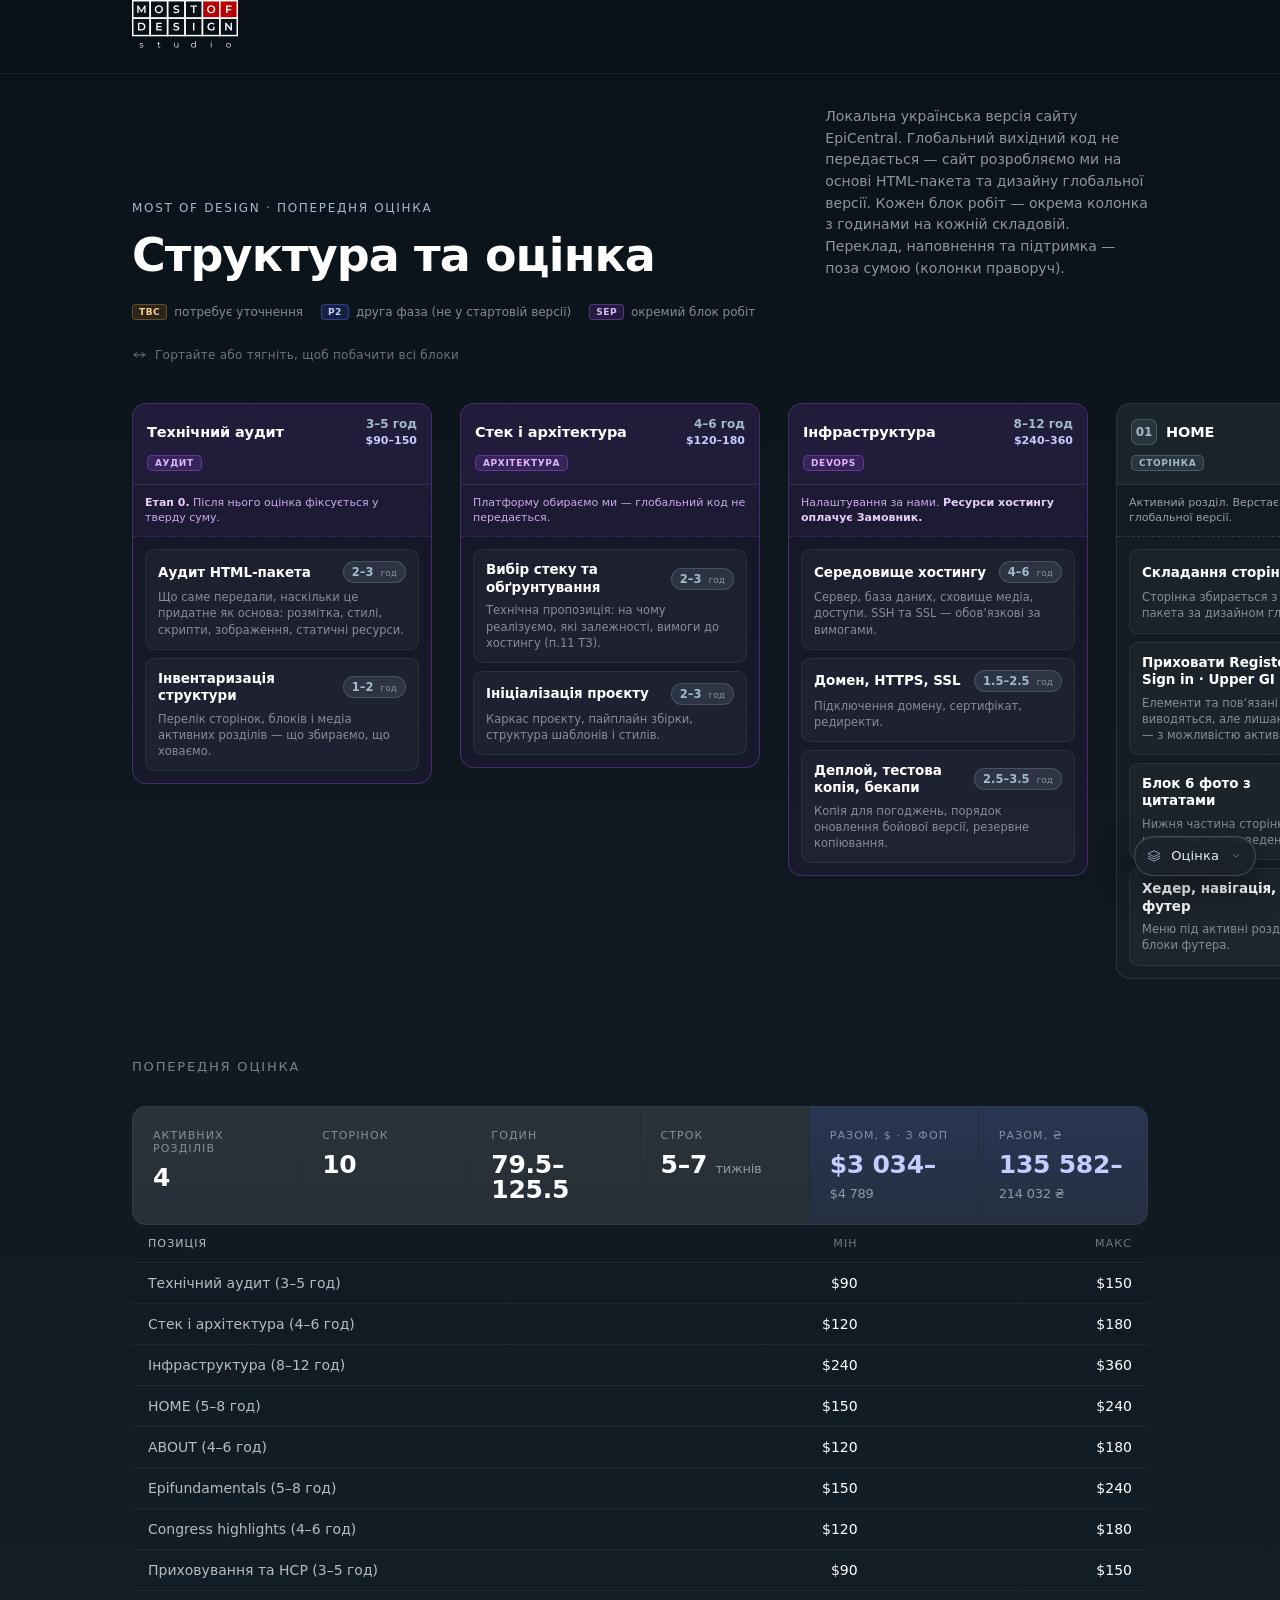
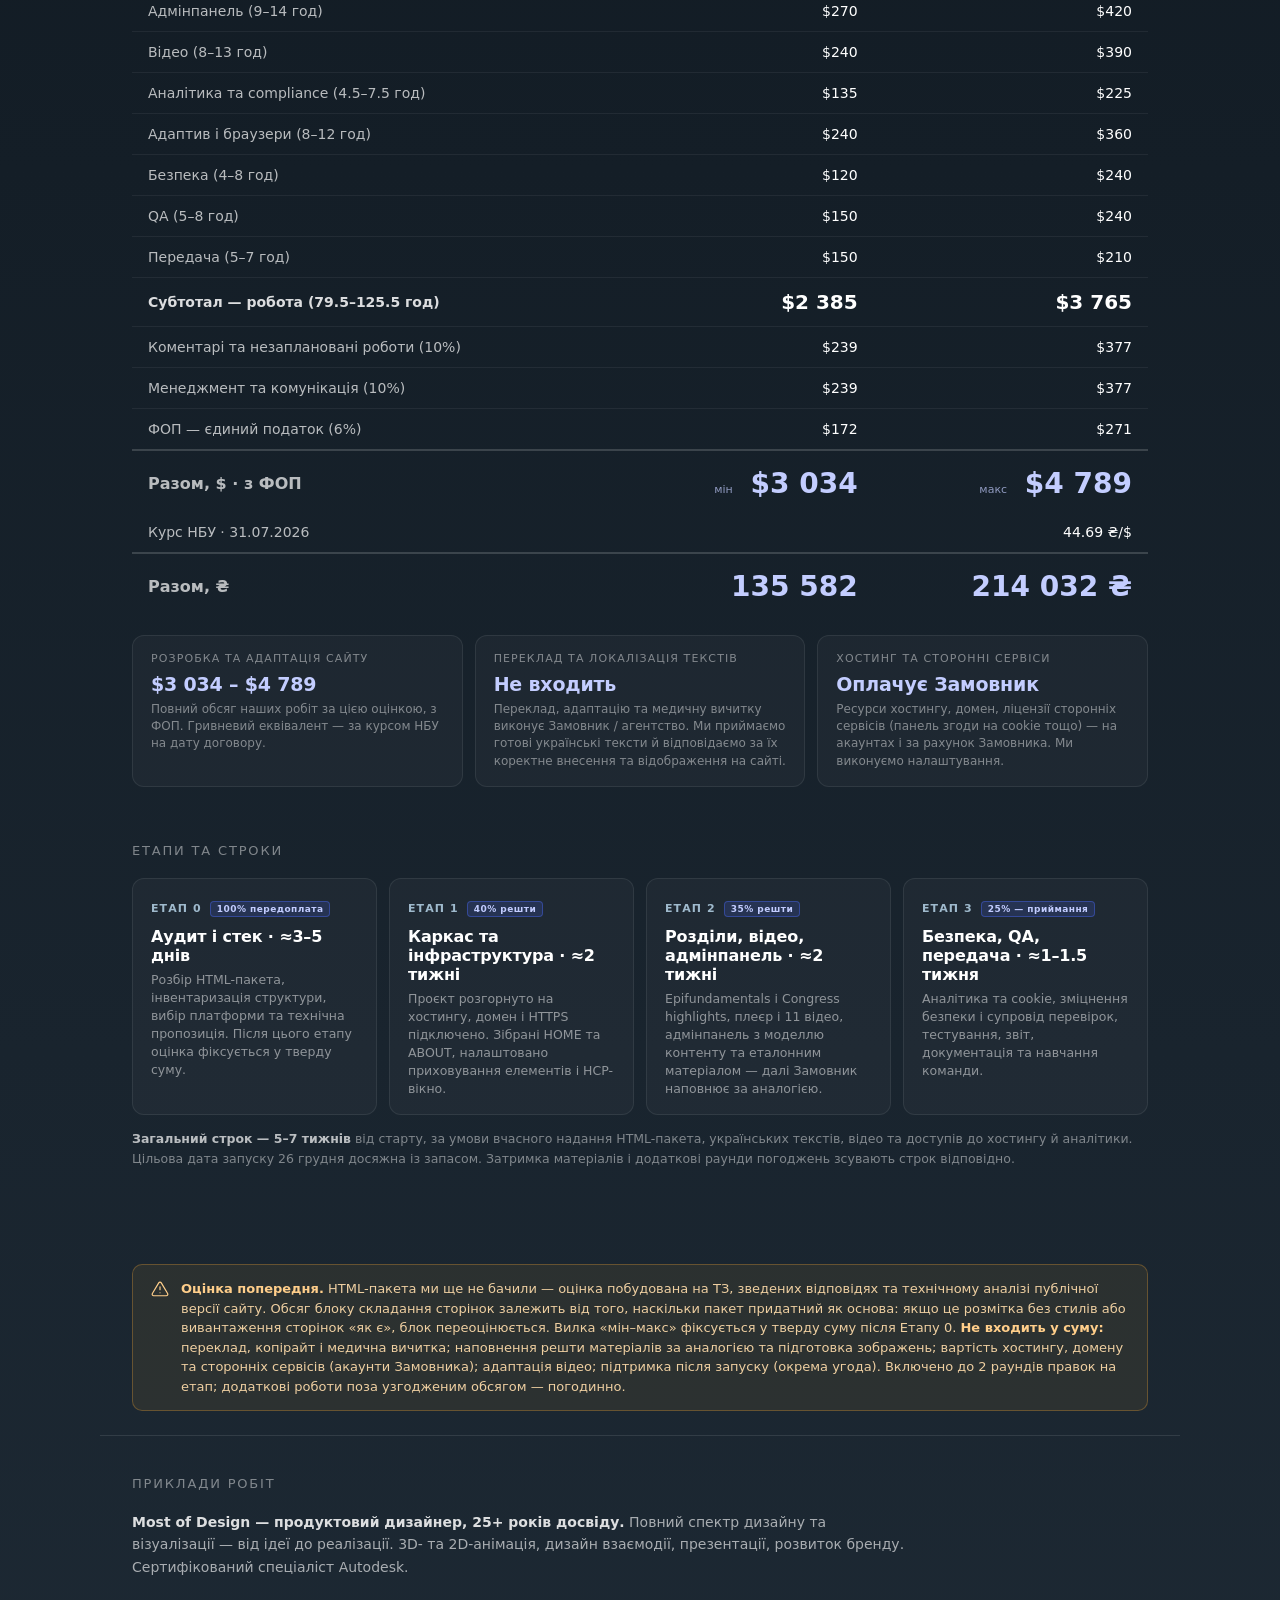
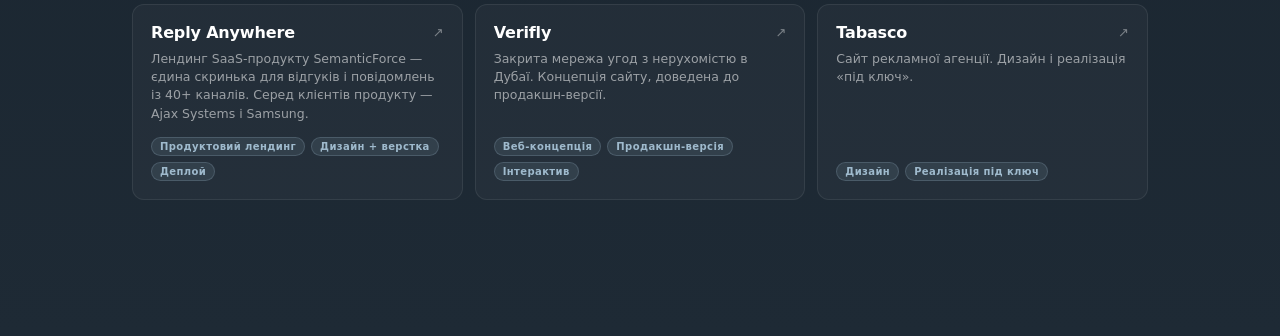
<file: sitemap/index.html>
<!DOCTYPE html>
<html lang="uk">
<head>
<meta charset="UTF-8">
<meta name="viewport" content="width=device-width, initial-scale=1.0">
<meta name="robots" content="noindex, nofollow">
<title>EpiCentral UA — Структура та попередня оцінка</title>

<link rel="icon" type="image/svg+xml" href="../assets/favicon.svg">

<link rel="stylesheet" href="../shared/service-menu.css">
<script src="../shared/figures.js"></script>

<style>
:root {
  --brand-blue:       #116490;
  --brand-blue-light: #9FBACD;
  --bg-top:    #0a1219;
  --bg-bottom: #1e2a35;
  --charcoal:  #1e2a35;
  --white:     #fff;
  --accent:    #4B6CFF;
  --line:      rgba(159, 186, 205, 0.3);
}

* { box-sizing: border-box; margin: 0; padding: 0; }

html, body {
  font-family: ui-sans-serif, system-ui, -apple-system, "Segoe UI", Roboto, "Helvetica Neue", Arial, sans-serif;
  -webkit-font-smoothing: antialiased;
  background: var(--charcoal);
  color: var(--white);
}

body {
  min-height: 100vh;
  background: linear-gradient(180deg, var(--bg-top) 0%, var(--bg-bottom) 100%);
  overflow-x: hidden;            /* only .board scrolls horizontally */
}

.wrap {
  max-width: 1080px;
  width: 100%;
  margin: 0 auto;
  padding: 32px 32px 16px;
}

/* ─── Back link + header ─────────────────────────────────────── */

/* brand logo — sticky top bar on every page, click → main dashboard */
.topbar {
  position: sticky; top: 0; z-index: 100;
  padding: 0 max(32px, calc(50vw - 508px)) 16px;
  background: rgba(10, 18, 25, 0.82);
  -webkit-backdrop-filter: blur(8px); backdrop-filter: blur(8px);
  border-bottom: 1px solid rgba(255, 255, 255, 0.06);
}
.brand { display: inline-block; height: 53px; }
.brand img { display: block; height: 100%; width: auto; }

.eyebrow {
  display: inline-block; font-size: 12px; font-weight: 500;
  text-transform: uppercase; letter-spacing: 0.14em;
  color: var(--brand-blue-light); margin-bottom: 16px;
}

/* 2-column header: title left, description right */
.head { display: grid; grid-template-columns: 2fr 1fr; gap: 48px; align-items: end; }
@media (max-width: 760px) { .head { grid-template-columns: 1fr; gap: 14px; align-items: start; } }

.page-title {
  font-size: clamp(30px, 4.5vw, 46px); font-weight: 700;
  letter-spacing: -0.02em; line-height: 1.05; margin-bottom: 0;
}

.lede {
  font-size: 14px; line-height: 1.55;
  color: rgba(255, 255, 255, 0.55);
}

/* Estimate section — moved BELOW the sitemap (Sitemap first, Estimate after) */
.estimate { margin-top: 24px; padding-top: 16px; }
.estimate__title {
  font-size: 13px; font-weight: 500; text-transform: uppercase;
  letter-spacing: 0.14em; color: rgba(255, 255, 255, 0.45); margin-bottom: 20px;
}

/* Stages strip */
.stages-wrap { margin-top: 8px; }
.stages { display: grid; grid-template-columns: repeat(auto-fit, minmax(230px, 1fr)); gap: 12px; }
.stage-card { padding: 18px 18px 16px; background: rgba(255,255,255,0.03); border: 1px solid rgba(255,255,255,0.08); border-radius: 12px; }
.stage-card__n { display: inline-flex; align-items: center; gap: 8px; font-size: 11px; font-weight: 600; letter-spacing: 0.1em; text-transform: uppercase; color: var(--brand-blue-light); }
.stage-card__pay { font-size: 9px; font-weight: 600; letter-spacing: 0.05em; color: #c3cdff; background: rgba(75,108,255,0.16); border: 1px solid rgba(75,108,255,0.4); border-radius: 4px; padding: 2px 6px; text-transform: none; }
.stage-card__t { font-size: 16px; font-weight: 600; letter-spacing: -0.01em; margin: 10px 0 6px; }
.stage-card__d { font-size: 12.5px; line-height: 1.45; color: rgba(255,255,255,0.5); }

/* ─── Notice + legend ────────────────────────────────────────── */

.notice {
  display: flex; gap: 12px; align-items: flex-start;
  padding: 14px 18px;
  background: rgba(255, 173, 51, 0.08);
  border: 1px solid rgba(255, 173, 51, 0.28);
  border-radius: 10px;
  font-size: 13px; line-height: 1.5;
  color: rgba(255, 220, 170, 0.92);
  margin: 24px 0 0;
}
.notice strong { color: #ffce8a; font-weight: 600; }
.notice svg { flex-shrink: 0; width: 18px; height: 18px; margin-top: 1px; color: #ffce8a; }
.notice--foot { margin-top: 48px; }

.legend {
  display: flex; flex-wrap: wrap; gap: 18px;
  margin-top: 24px; font-size: 12px; color: rgba(255,255,255,0.5);
}
.legend span { display: inline-flex; align-items: center; gap: 7px; }
.legend i {
  font-style: normal; font-size: 9px; font-weight: 600; letter-spacing: 0.06em;
  padding: 2px 6px; border-radius: 4px;
}
.b-tbc { color: #ffce8a; background: rgba(255,173,51,0.12); border: 1px solid rgba(255,173,51,0.3); }
.b-p2  { color: #c3cdff; background: rgba(75,108,255,0.16); border: 1px solid rgba(75,108,255,0.4); }
.b-sep { color: #e0b3ff; background: rgba(168,85,247,0.14); border: 1px solid rgba(168,85,247,0.4); }

/* ─── Rollup stat strip ──────────────────────────────────────── */

.rollup {
  display: grid; grid-template-columns: repeat(auto-fit, minmax(150px, 1fr));
  gap: 1px; background: rgba(255, 255, 255, 0.08);
  border: 1px solid rgba(255, 255, 255, 0.08);
  border-radius: 14px; overflow: hidden; margin-top: 32px;
}
.stat { background: linear-gradient(180deg, rgba(255,255,255,0.035) 0%, rgba(255,255,255,0.015) 100%); padding: 22px 20px; }
.stat--accent { background: linear-gradient(180deg, rgba(75,108,255,0.16) 0%, rgba(75,108,255,0.06) 100%); }
.stat__label { font-size: 11px; font-weight: 500; text-transform: uppercase; letter-spacing: 0.1em; color: rgba(255, 255, 255, 0.45); margin-bottom: 10px; }
.stat__value { font-size: 25px; font-weight: 700; letter-spacing: -0.01em; font-variant-numeric: tabular-nums; line-height: 1; }
.stat__value small { font-size: 13px; font-weight: 500; color: rgba(255, 255, 255, 0.5); }
.stat--accent .stat__value { color: #c3cdff; }

/* ─── Horizontal sitemap board ───────────────────────────────── */

.board-hint {
  display: flex; align-items: center; gap: 8px;
  font-size: 12px; letter-spacing: 0.02em;
  color: rgba(255, 255, 255, 0.4); margin: 28px 0 16px;
}
.board-hint svg { width: 15px; height: 15px; }

.board {
  display: flex; flex-direction: row; align-items: flex-start; gap: 28px;
  overflow-x: auto; overflow-y: hidden;
  overscroll-behavior-x: contain;
  cursor: grab;                  /* drag-to-pan affordance */
  /* left edge aligns with the centered .wrap content (max 1080, 32px pad) */
  padding: 8px max(32px, calc(50vw - 508px)) 40px;
}
.board:active { cursor: grabbing; }
.board::-webkit-scrollbar { height: 10px; }
.board::-webkit-scrollbar-track { background: rgba(255,255,255,0.04); border-radius: 999px; }
.board::-webkit-scrollbar-thumb { background: rgba(159,186,205,0.25); border-radius: 999px; }
.board::-webkit-scrollbar-thumb:hover { background: rgba(159,186,205,0.4); }

/* ─── Page column (vertical) ─────────────────────────────────── */

.column { flex: 0 0 300px; width: 300px; display: flex; flex-direction: column; align-items: center; }

.node {
  width: 100%; background: rgba(255, 255, 255, 0.025);
  border: 1px solid rgba(255, 255, 255, 0.1); border-radius: 14px; overflow: hidden;
}
.node.is-child { border-style: dashed; border-color: rgba(159,186,205,0.3); }
.node.is-system { border-color: rgba(75,108,255,0.28); background: rgba(75,108,255,0.04); }
.node.is-work { border-color: rgba(168,85,247,0.32); background: rgba(168,85,247,0.05); }

.node__head { display: flex; flex-direction: column; gap: 8px; padding: 13px 14px; background: rgba(255, 255, 255, 0.04); border-bottom: 1px solid rgba(255, 255, 255, 0.07); }
.node.is-system .node__head { background: rgba(75,108,255,0.08); }
.node.is-work .node__head { background: rgba(168,85,247,0.09); }

.node__headtop { display: flex; align-items: center; gap: 9px; min-height: 26px; }

.node__num { flex-shrink: 0; width: 26px; height: 26px; display: grid; place-items: center; background: rgba(159, 186, 205, 0.12); border: 1px solid rgba(159, 186, 205, 0.24); border-radius: 7px; font-size: 12px; font-weight: 700; color: var(--brand-blue-light); font-variant-numeric: tabular-nums; }

.node__name { flex: 1; min-width: 0; font-size: 14.5px; font-weight: 600; letter-spacing: -0.01em; white-space: nowrap; overflow: hidden; text-overflow: ellipsis; }
.node__sub-wrap { flex-shrink: 0; display: flex; flex-direction: column; align-items: flex-end; gap: 3px; }
.node__sub { font-size: 12px; font-weight: 700; color: var(--brand-blue-light); font-variant-numeric: tabular-nums; white-space: nowrap; }
.node__price { font-size: 11px; font-weight: 600; color: #c3cdff; font-variant-numeric: tabular-nums; white-space: nowrap; }
.node__price--excl { color: rgba(255,206,138,0.85); }

/* badge row — sits UNDER the page name so long names aren't clipped */
.node__badges { display: flex; flex-wrap: wrap; gap: 6px; }
.node__badge { font-size: 9px; font-weight: 600; letter-spacing: 0.07em; text-transform: uppercase; padding: 2px 7px; border-radius: 5px; }
.node__badge--popup   { color: #ffce8a; background: rgba(255,173,51,0.12); border: 1px solid rgba(255,173,51,0.3); }
.node__badge--subpage { color: var(--brand-blue-light); background: rgba(159,186,205,0.12); border: 1px solid rgba(159,186,205,0.28); }
.node__badge--system  { color: #c3cdff; background: rgba(75,108,255,0.16); border: 1px solid rgba(75,108,255,0.4); }
.node__badge--work    { color: #e0b3ff; background: rgba(168,85,247,0.16); border: 1px solid rgba(168,85,247,0.42); }
.node__badge--p2      { color: #c3cdff; background: rgba(75,108,255,0.16); border: 1px solid rgba(75,108,255,0.4); }
.node__badge--tag     { color: var(--brand-blue-light); background: rgba(159,186,205,0.12); border: 1px solid rgba(159,186,205,0.28); }
.node__badge--excl    { color: #ffce8a; background: rgba(255,173,51,0.12); border: 1px solid rgba(255,173,51,0.38); }
.node.is-excluded { opacity: 0.72; border-style: dashed; border-color: rgba(255,173,51,0.35); }
.node__sub--excl { color: rgba(255,206,138,0.9) !important; }

.node__sections { display: flex; flex-direction: column; gap: 8px; padding: 12px; }

/* caption — "what exactly we deliver" above the tiles inside a node (optional) */
.node__caption { padding: 10px 12px; font-size: 11px; line-height: 1.45; color: rgba(255,255,255,0.58); border-bottom: 1px dashed rgba(255,255,255,0.12); }
.node__caption strong { color: rgba(255,255,255,0.82); font-weight: 600; }
.node.is-work .node__caption { color: rgba(224,179,255,0.92); background: rgba(168,85,247,0.05); border-bottom-color: rgba(168,85,247,0.18); }
.node.is-work .node__caption strong { color: #e9ccff; }

/* ─── Section tile ───────────────────────────────────────────── */

.tile { padding: 11px 12px; background: rgba(255, 255, 255, 0.035); border: 1px solid rgba(255, 255, 255, 0.07); border-radius: 9px; transition: border-color 180ms ease, background 180ms ease; }
.tile:hover { border-color: rgba(159,186,205,0.3); background: rgba(255,255,255,0.06); }
.tile__row { display: flex; align-items: center; justify-content: space-between; gap: 8px; }
.tile__name { font-size: 13.5px; font-weight: 600; letter-spacing: -0.005em; min-width: 0; line-height: 1.3; overflow-wrap: anywhere; }
.tile__hours { flex-shrink: 0; display: inline-flex; align-items: baseline; gap: 3px; padding: 3px 8px; background: rgba(159, 186, 205, 0.12); border: 1px solid rgba(159, 186, 205, 0.22); border-radius: 999px; font-size: 11.5px; font-weight: 700; color: var(--brand-blue-light); font-variant-numeric: tabular-nums; }
.tile__hours small { font-size: 9px; font-weight: 500; opacity: 0.7; }
.tile__desc { font-size: 11.5px; line-height: 1.4; color: rgba(255, 255, 255, 0.48); margin-top: 6px; }
.tile__badges { display: inline-flex; gap: 4px; margin-left: 6px; vertical-align: middle; }
.tile__badges i { font-style: normal; font-size: 8px; font-weight: 600; letter-spacing: 0.05em; padding: 1px 5px; border-radius: 4px; }

/* ─── Connector ──────────────────────────────────────────────── */

.connector { width: 2px; height: 28px; background: var(--line); }
.connector--popup { background: repeating-linear-gradient(180deg, var(--line) 0 4px, transparent 4px 8px); }

/* ─── Estimate breakdown ─────────────────────────────────────── */

.breakdown { max-width: 1080px; margin: 24px auto 0; padding: 32px 32px 0; border-top: 1px solid rgba(255, 255, 255, 0.1); }
.breakdown__title { font-size: 13px; font-weight: 500; text-transform: uppercase; letter-spacing: 0.14em; color: rgba(255, 255, 255, 0.45); margin-bottom: 20px; }
.breakdown__table { width: 100%; border-collapse: collapse; font-variant-numeric: tabular-nums; }
.breakdown__table th, .breakdown__table td { text-align: right; padding: 12px 16px; font-size: 14px; border-bottom: 1px solid rgba(255, 255, 255, 0.06); }
.breakdown__table th:first-child, .breakdown__table td:first-child { text-align: left; color: rgba(255,255,255,0.7); }
.breakdown__table thead th { font-size: 11px; font-weight: 500; text-transform: uppercase; letter-spacing: 0.1em; color: rgba(255, 255, 255, 0.4); }
.breakdown__table tr.row-sub td { font-weight: 600; border-top: 1px solid rgba(255, 255, 255, 0.14); }
.breakdown__table tr.row-sub td:first-child { color: rgba(255,255,255,0.85); }
.breakdown__table tr.row-sub td:not(:first-child) { font-size: 20px; font-weight: 700; }
.breakdown__table tr.is-total td { font-weight: 700; font-size: 16px; border-bottom: none; border-top: 2px solid rgba(255, 255, 255, 0.16); padding-top: 16px; }
.breakdown__table tr.is-total td:not(:first-child) { color: #c3cdff; font-size: 28px; white-space: nowrap; }
.breakdown__table tr.is-total .mm { font-size: 11px; font-weight: 500; color: #c3cdff; opacity: 0.7; margin-right: 8px; vertical-align: baseline; }
.breakdown__note { margin-top: 16px; font-size: 12px; color: rgba(255, 255, 255, 0.4); line-height: 1.5; }
.footer-pad { height: 120px; }

/* References / About */
.refs { margin-top: 8px; padding-top: 40px; border-top: 1px solid rgba(255,255,255,0.1); }
.refs__about { font-size: 14px; line-height: 1.6; color: rgba(255,255,255,0.62); max-width: 780px; margin-bottom: 26px; }
.refs__about strong { color: rgba(255,255,255,0.85); font-weight: 600; }
.refs__grid { display: grid; grid-template-columns: repeat(auto-fit, minmax(248px, 1fr)); gap: 12px; }
.ref-card { display: flex; flex-direction: column; padding: 18px; background: rgba(255,255,255,0.03); border: 1px solid rgba(255,255,255,0.08); border-radius: 12px; text-decoration: none; color: inherit; transition: border-color 180ms ease, background 180ms ease, transform 180ms ease; }
a.ref-card:hover { border-color: rgba(159,186,205,0.3); background: rgba(255,255,255,0.05); transform: translateY(-1px); }
.ref-card__head { display: flex; align-items: center; justify-content: space-between; gap: 8px; }
.ref-card__name { font-size: 16px; font-weight: 600; letter-spacing: -0.01em; }
.ref-card__ext { font-size: 13px; color: rgba(255,255,255,0.4); }
.ref-card__desc { font-size: 12.5px; line-height: 1.45; color: rgba(255,255,255,0.55); margin: 8px 0 14px; flex: 1; }
.ref-card__tags { display: flex; flex-wrap: wrap; gap: 6px; }
.ref-card__tags span { font-size: 10px; font-weight: 600; letter-spacing: 0.04em; padding: 3px 8px; border-radius: 999px; color: var(--brand-blue-light); background: rgba(159,186,205,0.12); border: 1px solid rgba(159,186,205,0.22); }
.ref-card__links { display: flex; flex-wrap: wrap; gap: 8px; margin-bottom: 14px; }
.ref-card__links a { font-size: 12px; font-weight: 500; color: var(--brand-blue-light); text-decoration: none; padding: 4px 10px; border: 1px solid rgba(159,186,205,0.28); border-radius: 999px; transition: background 160ms ease, border-color 160ms ease; }
.ref-card__links a:hover { background: rgba(159,186,205,0.12); border-color: rgba(159,186,205,0.5); }

/* ─── Sticky estimate bar — the total is one tap away from anywhere on the board.
   Appears once the client starts exploring (not in the first screen — we don't lead with price),
   hides once the full breakdown is on screen. ─── */
.estimate-bar {
  position: fixed; left: 50%; bottom: 22px; transform: translateX(-50%) translateY(150%); z-index: 95;
  display: inline-flex; align-items: center; gap: 16px;
  padding: 10px 11px 10px 20px; border-radius: 999px;
  background: rgba(12, 20, 28, 0.92); -webkit-backdrop-filter: blur(10px); backdrop-filter: blur(10px);
  border: 1px solid rgba(159, 186, 205, 0.26); box-shadow: 0 10px 34px rgba(0, 0, 0, 0.45);
  color: var(--white); font-family: inherit; cursor: pointer;
  opacity: 0; pointer-events: none;
  transition: opacity 360ms ease, transform 360ms ease;
}
.estimate-bar.is-visible { opacity: 1; transform: translateX(-50%) translateY(0); pointer-events: auto; }
.estimate-bar__main { display: flex; align-items: baseline; gap: 9px; white-space: nowrap; min-width: 0; }
.estimate-bar__label { font-size: 11px; font-weight: 500; text-transform: uppercase; letter-spacing: 0.12em; color: rgba(255, 255, 255, 0.5); }
.estimate-bar__total { font-size: 15px; font-weight: 700; letter-spacing: -0.01em; color: #c3cdff; font-variant-numeric: tabular-nums; }
.estimate-bar__meta { font-size: 12px; font-weight: 500; color: rgba(255, 255, 255, 0.5); font-variant-numeric: tabular-nums; }
.estimate-bar__cta { flex-shrink: 0; display: inline-flex; align-items: center; gap: 6px; padding: 8px 14px; border-radius: 999px; background: rgba(75, 108, 255, 0.18); border: 1px solid rgba(75, 108, 255, 0.42); font-size: 12.5px; font-weight: 600; color: #dbe2ff; }
.estimate-bar__cta svg { width: 15px; height: 15px; animation: cue-bob-y 1.6s ease-in-out infinite; }
@keyframes cue-bob-y { 0%, 100% { transform: translateY(-2px); opacity: 0.6; } 50% { transform: translateY(3px); opacity: 1; } }
@media (prefers-reduced-motion: reduce) { .estimate-bar__cta svg { animation: none; } }

/* Table can never push the page wide — it scrolls inside its own box if it ever has to */
.breakdown__scroll { width: 100%; overflow-x: auto; -webkit-overflow-scrolling: touch; }

/* ─── Mobile (phone) — keep everything inside the viewport, no horizontal page scroll ─── */
@media (max-width: 560px) {
  .wrap { padding-left: 18px; padding-right: 18px; }
  .board { padding-left: 18px; padding-right: 18px; }
  .breakdown { padding-left: 18px; padding-right: 18px; }

  /* compact the breakdown so the numbers fit a phone without overflowing */
  .breakdown__table th, .breakdown__table td { padding: 9px 6px; font-size: 12.5px; }
  .breakdown__table tr.row-sub td:not(:first-child) { font-size: 15px; }
  .breakdown__table tr.is-total td { font-size: 12.5px; padding-top: 14px; }
  .breakdown__table tr.is-total td:not(:first-child) { font-size: 18px; }
  .breakdown__table tr.is-total .mm { margin-right: 3px; }

  /* full-width estimate bar; lift the preview nav chip above it ONLY while the bar is on screen */
  .estimate-bar { left: 12px; right: 12px; bottom: 12px; transform: translateY(150%); justify-content: space-between; gap: 10px; padding: 9px 9px 9px 16px; }
  .estimate-bar.is-visible { transform: translateY(0); }
  .estimate-bar__meta { display: none; }
  .service-menu { transition: bottom 300ms ease; }
  body.bar-shown .service-menu { bottom: 74px; }
}

/* ─── Split-cost strip — п.15 ТЗ вимагає окремі суми: розробка ↔ переклад ─── */
.split { display: grid; grid-template-columns: repeat(auto-fit, minmax(240px, 1fr)); gap: 12px; margin-top: 20px; }
.split-card { padding: 16px 18px; background: rgba(255,255,255,0.03); border: 1px solid rgba(255,255,255,0.08); border-radius: 12px; }
.split-card__l { font-size: 11px; font-weight: 500; text-transform: uppercase; letter-spacing: 0.1em; color: rgba(255,255,255,0.45); margin-bottom: 8px; }
.split-card__v { font-size: 19px; font-weight: 700; color: #c3cdff; font-variant-numeric: tabular-nums; letter-spacing: -0.01em; }
.split-card__d { font-size: 12px; line-height: 1.45; color: rgba(255,255,255,0.45); margin-top: 6px; }

/* Timeline dependency clause under the stages strip */
.timeline-note { margin-top: 14px; font-size: 12.5px; line-height: 1.55; color: rgba(255,255,255,0.45); }
.timeline-note strong { color: rgba(255,255,255,0.7); font-weight: 600; }
</style>
</head>
<body>

<script>
  window.PREVIEW_PROJECT_NAME = "EpiCentral UA";
  window.PREVIEW_DEFAULT_VERSION = "sitemap";

  window.PREVIEW_VERSIONS = [
    { id: "launcher",  label: "Дашборд",   desc: "Огляд оцінки",              path: "" },
    { id: "brief",     label: "Проєкт",    desc: "Завдання та техпідхід",     path: "brief/" },
    { id: "sitemap",   label: "Оцінка",    desc: "Обсяг робіт і години",      path: "sitemap/" },
    { id: "questions", label: "Питання",   desc: "Що потрібно від Замовника", path: "questions/" }
  ];
</script>

<header class="topbar">
  <a class="brand" href="../" aria-label="Most of Design — Dashboard">
    <img src="../assets/mod-logo-on-dark.svg" alt="Most of Design">
  </a>
</header>

<div class="wrap">
  <header class="head">
    <div class="head__main">
      <span class="eyebrow">Most of Design · Попередня оцінка</span>
      <h1 class="page-title">Структура та оцінка</h1>
    </div>
    <p class="lede">
      Локальна українська версія сайту EpiCentral. Глобальний вихідний код не передається —
      сайт розробляємо ми на основі HTML-пакета та дизайну глобальної версії.
      Кожен блок робіт — окрема колонка з годинами на кожній складовій.
      Переклад, наповнення та підтримка — поза сумою (колонки праворуч).
    </p>
  </header>

  <div class="legend">
    <span><i class="b-tbc">TBC</i> потребує уточнення</span>
    <span><i class="b-p2">P2</i> друга фаза (не у стартовій версії)</span>
    <span><i class="b-sep">SEP</i> окремий блок робіт</span>
  </div>

  <div class="board-hint">
    <svg viewBox="0 0 24 24" fill="none"><path d="M8 7 4 11l4 4M16 7l4 4-4 4M3 11h18" stroke="currentColor" stroke-width="1.6" stroke-linecap="round" stroke-linejoin="round"/></svg>
    Гортайте або тягніть, щоб побачити всі блоки
  </div>
</div>

<!-- SITEMAP first -->
<div class="board" id="board"></div>

<!-- Sticky estimate bar — total is one tap away from anywhere; appears once exploring starts, hides at the breakdown -->
<button class="estimate-bar" id="estimateBar" type="button" aria-label="Jump to the full estimate breakdown">
  <span class="estimate-bar__main">
    <span class="estimate-bar__label">Оцінка</span>
    <span class="estimate-bar__total" id="estimateBarTotal">—</span>
    <span class="estimate-bar__meta" id="estimateBarMeta"></span>
  </span>
  <span class="estimate-bar__cta">
    Деталі
    <svg viewBox="0 0 24 24" fill="none"><path d="M12 5v14M6 13l6 6 6-6" stroke="currentColor" stroke-width="1.7" stroke-linecap="round" stroke-linejoin="round"/></svg>
  </span>
</button>

<!-- ESTIMATE after — see the work before the price -->
<div class="wrap estimate">
  <h2 class="estimate__title">Попередня оцінка</h2>

  <div class="rollup" id="rollup"></div>

  <div class="breakdown__scroll">
    <table class="breakdown__table">
      <thead><tr><th>Позиція</th><th>Мін</th><th>Макс</th></tr></thead>
      <tbody id="breakdownBody"></tbody>
    </table>
  </div>

  <!-- п.15 ТЗ: окрема оцінка розробки ↔ окрема оцінка перекладу -->
  <div class="split" id="splitCards"></div>
</div>

<!-- Stages -->
<div class="wrap stages-wrap">
  <h2 class="estimate__title">Етапи та строки</h2>
  <div class="stages">
    <div class="stage-card">
      <span class="stage-card__n">Етап 0 <span class="stage-card__pay">100% передоплата</span></span>
      <div class="stage-card__t">Аудит і стек · ≈3–5 днів</div>
      <div class="stage-card__d">Розбір HTML-пакета, інвентаризація структури, вибір платформи та технічна пропозиція. Після цього етапу оцінка фіксується у тверду суму.</div>
    </div>
    <div class="stage-card">
      <span class="stage-card__n">Етап 1 <span class="stage-card__pay">40% решти</span></span>
      <div class="stage-card__t">Каркас та інфраструктура · ≈2 тижні</div>
      <div class="stage-card__d">Проєкт розгорнуто на хостингу, домен і HTTPS підключено. Зібрані HOME та ABOUT, налаштовано приховування елементів і HCP-вікно.</div>
    </div>
    <div class="stage-card">
      <span class="stage-card__n">Етап 2 <span class="stage-card__pay">35% решти</span></span>
      <div class="stage-card__t">Розділи, відео, адмінпанель · ≈2 тижні</div>
      <div class="stage-card__d">Epifundamentals і Congress highlights, плеєр і 11 відео, адмінпанель з моделлю контенту та еталонним матеріалом — далі Замовник наповнює за аналогією.</div>
    </div>
    <div class="stage-card">
      <span class="stage-card__n">Етап 3 <span class="stage-card__pay">25% — приймання</span></span>
      <div class="stage-card__t">Безпека, QA, передача · ≈1–1.5 тижня</div>
      <div class="stage-card__d">Аналітика та cookie, зміцнення безпеки і супровід перевірок, тестування, звіт, документація та навчання команди.</div>
    </div>
  </div>
  <p class="timeline-note">
    <strong>Загальний строк — 5–7 тижнів</strong> від старту, за умови вчасного надання HTML-пакета, українських текстів, відео та доступів до хостингу й аналітики.
    Цільова дата запуску 26 грудня досяжна із запасом. Затримка матеріалів і додаткові раунди погоджень зсувають строк відповідно.
  </p>
</div>

<!-- Preliminary disclaimer — very bottom of the page -->
<div class="wrap">
  <div class="notice notice--foot">
    <svg viewBox="0 0 24 24" fill="none"><path d="M12 9v4m0 4h.01M10.3 3.86 1.82 18a2 2 0 0 0 1.7 3h16.96a2 2 0 0 0 1.7-3L13.7 3.86a2 2 0 0 0-3.42 0Z" stroke="currentColor" stroke-width="1.6" stroke-linecap="round" stroke-linejoin="round"/></svg>
    <span><strong>Оцінка попередня.</strong> HTML-пакета ми ще не бачили — оцінка побудована на ТЗ, зведених відповідях та технічному аналізі публічної версії сайту. Обсяг блоку складання сторінок залежить від того, наскільки пакет придатний як основа: якщо це розмітка без стилів або вивантаження сторінок «як є», блок переоцінюється. Вилка «мін–макс» фіксується у тверду суму після Етапу 0.
    <strong>Не входить у суму:</strong> переклад, копірайт і медична вичитка; наповнення решти матеріалів за аналогією та підготовка зображень; вартість хостингу, домену та сторонніх сервісів (акаунти Замовника); адаптація відео; підтримка після запуску (окрема угода).
    Включено до 2 раундів правок на етап; додаткові роботи поза узгодженим обсягом — погодинно.</span>
  </div>
</div>
<!-- References / About — studio credibility closer (same for every offer) -->
<div class="wrap refs">
  <h2 class="estimate__title">Приклади робіт</h2>
  <p class="refs__about">
    <strong>Most of Design — продуктовий дизайнер, 25+ років досвіду.</strong> Повний спектр дизайну та візуалізації — від ідеї до реалізації. 3D- та 2D-анімація, дизайн взаємодії, презентації, розвиток бренду. Сертифікований спеціаліст Autodesk.
  </p>
  <div class="refs__grid">

    <a class="ref-card" href="https://reply-anywhere.semanticforce.workers.dev/" target="_blank" rel="noopener">
      <div class="ref-card__head"><span class="ref-card__name">Reply Anywhere</span><span class="ref-card__ext">↗</span></div>
      <div class="ref-card__desc">Лендинг SaaS-продукту SemanticForce — єдина скринька для відгуків і повідомлень із 40+ каналів. Серед клієнтів продукту — Ajax Systems і Samsung.</div>
      <div class="ref-card__tags"><span>Продуктовий лендинг</span><span>Дизайн + верстка</span><span>Деплой</span></div>
    </a>

    <a class="ref-card" href="https://chife-mod.github.io/verifly-web/production-preview/" target="_blank" rel="noopener">
      <div class="ref-card__head"><span class="ref-card__name">Verifly</span><span class="ref-card__ext">↗</span></div>
      <div class="ref-card__desc">Закрита мережа угод з нерухомістю в Дубаї. Концепція сайту, доведена до продакшн-версії.</div>
      <div class="ref-card__tags"><span>Веб-концепція</span><span>Продакшн-версія</span><span>Інтерактив</span></div>
    </a>

    <a class="ref-card" href="https://tabasco.com.ua/" target="_blank" rel="noopener">
      <div class="ref-card__head"><span class="ref-card__name">Tabasco</span><span class="ref-card__ext">↗</span></div>
      <div class="ref-card__desc">Сайт рекламної агенції. Дизайн і реалізація «під ключ».</div>
      <div class="ref-card__tags"><span>Дизайн</span><span>Реалізація під ключ</span></div>
    </a>

  </div>
</div>
<div class="footer-pad"></div>

<script>
/* ═══════════════════════════════════════════════════════════════
   SINGLE SOURCE OF TRUTH — edit this from the client brief.
   Page = { name, sections:[ {name, desc?, min, max, tbc?, p2?, sep?} ],
            children?:[ { name, kind:"subpage"|"popup", ...page } ],
            system?:true, p2?:true }
   Flags: tbc = requires clarification · p2 = phase 2 (— in START col) ·
          sep = separate work block. Hours are in HOURS (min/max).
   ─────────────────────────────────────────────────────────────── */
/* ── Подвид оффера (переключай при бутстрапе проекта) ──────────────
   subtype : "range" (плюс-минус, min–max)  |  "fixed" (фікс — одна цена)
   currency: "USD"                            |  "UAH" (+ строка ₴ по курсу НБУ)
   fop     : 0 (выкл)                          |  0.06 (ФОП 6% — UA-договор)
   В fixed-подвиде блок несёт `fix:` (USD-цена блока) в SITEMAP.
   finalUSD: задай число, чтобы зафиксировать утверждённый Total (перебивает расчёт). */
const CONFIG = {
  rate: 30,                  // Той самий рейт, що й на Orlyk — UA-ринок. Клієнту НЕ показуємо.
  subtype: "range",          // "range" | "fixed"
  currency: "UAH",           // "USD" | "UAH"
  uahRate: 44.6916, uahDate: "31.07.2026",   // курс НБУ, фіксується на дату договору
  fop: 0.06,                 // ФОП 3 гр.: 5% ЄП + 1% військовий збір
  finalUSD: null,            // null = считаем; число = утверждённый фикс-Total
  /* Менеджмент — відсотковою надбавкою (рішення Олега 28.07), окремого блоку годин у SITEMAP немає. */
  commentsMin: 0.10, commentsMax: 0.10, mgmtMin: 0.10, mgmtMax: 0.10, hoursPerDay: 6,
};

/* Client-facing rollup figures — что покупает клиент (НЕ внутренние блоки/плитки). */
const PROJECT_META = { sectionsActive: 4, pages: 10 };
const TIMELINE_WEEKS = "5–7";

const SITEMAP = [
  { name: "Технічний аудит", work: true, tag: "Аудит",
    caption: "<strong>Етап 0.</strong> Після нього оцінка фіксується у тверду суму.",
    sections: [
      { name: "Аудит HTML-пакета", desc: "Що саме передали, наскільки це придатне як основа: розмітка, стилі, скрипти, зображення, статичні ресурси.", min: 2, max: 3 },
      { name: "Інвентаризація структури", desc: "Перелік сторінок, блоків і медіа активних розділів — що збираємо, що ховаємо.", min: 1, max: 2 },
  ]},

  { name: "Стек і архітектура", work: true, tag: "Архітектура",
    caption: "Платформу обираємо ми — глобальний код не передається.",
    sections: [
      { name: "Вибір стеку та обґрунтування", desc: "Технічна пропозиція: на чому реалізуємо, які залежності, вимоги до хостингу (п.11 ТЗ).", min: 2, max: 3 },
      { name: "Ініціалізація проєкту", desc: "Каркас проєкту, пайплайн збірки, структура шаблонів і стилів.", min: 2, max: 3 },
  ]},

  { name: "Інфраструктура", work: true, tag: "DevOps",
    caption: "Налаштування за нами. <strong>Ресурси хостингу оплачує Замовник.</strong>",
    sections: [
      { name: "Середовище хостингу", desc: "Сервер, база даних, сховище медіа, доступи. SSH та SSL — обовʼязкові за вимогами.", min: 4, max: 6 },
      { name: "Домен, HTTPS, SSL", desc: "Підключення домену, сертифікат, редиректи.", min: 1.5, max: 2.5 },
      { name: "Деплой, тестова копія, бекапи", desc: "Копія для погоджень, порядок оновлення бойової версії, резервне копіювання.", min: 2.5, max: 3.5 },
  ]},

  { name: "HOME", tag: "Сторінка",
    caption: "Активний розділ. Верстаємо за дизайном глобальної версії.",
    sections: [
      { name: "Складання сторінки", desc: "Сторінка збирається з переданого пакета за дизайном глобального сайту.", min: 2, max: 3 },
      { name: "Приховати Register / Sign in · Upper GI", desc: "Елементи та повʼязані переходи не виводяться, але лишаються у структурі — з можливістю активації надалі.", min: 1, max: 1.5 },
      { name: "Блок 6 фото з цитатами", desc: "Нижня частина сторінки: 6 фото з цитатами при наведенні.", min: 1, max: 2 },
      { name: "Хедер, навігація, футер", desc: "Меню під активні розділи, юридичні блоки футера.", min: 1, max: 1.5 },
  ]},

  { name: "ABOUT", tag: "Сторінка",
    caption: "Активний розділ.",
    sections: [
      { name: "Meet the Epicriators — 7 профілів", desc: "Boulet, Brightling, Pavord, Rosberg, Marone, Levy, Gauvreau — з цитатами та регаліями.", min: 1.5, max: 2.5 },
      { name: "Приховати View biography", desc: "Переходи на сторінки біографій не виводяться.", min: 0.5, max: 1 },
      { name: "Why focus on the epithelium", desc: "Розділ лишається у стартовій версії.", min: 1, max: 1.5 },
      { name: "Синхронізація з HOME", desc: "Повторювані блоки успадковують ті самі приховування.", min: 1, max: 1 },
  ]},

  { name: "Epifundamentals", tag: "Розділ",
    caption: "<strong>Шаблон + еталонний матеріал.</strong> Решту матеріалів Замовник додає за аналогією.",
    sections: [
      { name: "Шаблон матеріалу", desc: "Універсальний шаблон сторінки матеріалу — під нього наповнюються всі інші.", min: 2, max: 3 },
      { name: "Лістинг розділу", desc: "Сітка матеріалів, навігація, приховування двох матеріалів за ТЗ.", min: 1.5, max: 2.5 },
      { name: "Еталонний матеріал", desc: "Один матеріал наповнюємо повністю — як зразок для команди Замовника.", min: 1.5, max: 2.5 },
  ]},

  { name: "Congress highlights", tag: "Розділ",
    caption: "Активний розділ. Матеріали конгресу лишаються англійською.",
    sections: [
      { name: "Вступний блок", desc: "Єдина частина розділу, що перекладається українською (п.8 ТЗ).", min: 1, max: 1.5 },
      { name: "Інфографіки та презентації", desc: "Лишаються англійською. Повноекранний режим перегляду.", min: 2, max: 3 },
      { name: "Приховати відео", desc: "Відео конгресу та повʼязані кнопки й посилання.", min: 1, max: 1.5 },
  ]},

  { name: "Приховування та HCP", work: true, tag: "Структура",
    caption: "Розділи лишаються у структурі — відкриваються надалі без переробки.",
    sections: [
      { name: "Publications · Scientific library", desc: "Обидва розділи у структурі сайту, приховані від користувачів.", min: 1, max: 1.5 },
      { name: "HCP pop-up", desc: "Вікно самопідтвердження статусу медпрацівника — без реєстрації та перевірки ліцензій.", min: 2, max: 3.5 },
  ]},

  { name: "Адмінпанель", work: true, tag: "CMS",
    caption: "<strong>Щоб команда Замовника наповнювала сайт без розробника.</strong>",
    sections: [
      { name: "Модель контенту", desc: "Типи сторінок і матеріалів, поля, звʼязки — основа для наповнення за аналогією.", min: 3, max: 5 },
      { name: "Адмінка та ролі", desc: "Редагування текстів і медіа, ролі редакторів, права доступу (п.16 ТЗ).", min: 4, max: 6 },
      { name: "Інструкція з наповнення", desc: "Покрокова інструкція «як додати матеріал за аналогією» для редакторів.", min: 2, max: 3 },
  ]},

  { name: "Відео", work: true, tag: "Медіа",
    caption: "11 відео <strong>на самому сайті</strong>, власний плеєр, без зовнішніх сервісів.",
    sections: [
      { name: "Плеєр на сайті", desc: "Власний плеєр: керування, повний екран, поведінка на мобільних.", min: 3, max: 5 },
      { name: "Підготовка 11 відео", desc: "Кодування під веб, кілька якостей, постери-обкладинки.", min: 3, max: 5 },
      { name: "Віддача та оптимізація", desc: "Сховище, віддача через CDN, відкладене завантаження — щоб відео не гальмували сторінки.", min: 2, max: 3 },
  ]},

  { name: "Аналітика та compliance", work: true, tag: "Compliance", sections: [
      { name: "GA та корпоративний Adobe tag", desc: "Підключення лічильників на властивостях Замовника (п.11 ТЗ).", min: 1, max: 2 },
      { name: "Cookie-банер", desc: "Банер згоди та тексти щодо обробки даних. Політику надає Замовник.", min: 1.5, max: 2.5 },
      { name: "Юридичні сторінки", desc: "Розміщення політики конфіденційності, умов використання, юридичних повідомлень і медичних дисклеймерів. Тексти надає Замовник.", min: 1.5, max: 2 },
      { name: "Закриття від індексації", desc: "Сайт не індексується пошуковими системами (п.10 ТЗ).", min: 0.5, max: 1 },
  ]},

  { name: "Адаптив і браузери", work: true, tag: "Мобайл", sections: [
      { name: "Desktop · tablet · mobile", desc: "Верстка та перевірка на всіх розмірах екрана (п.11 ТЗ).", min: 5, max: 8 },
      { name: "Chrome · Edge · Safari · Firefox", desc: "Коректна робота у сучасних версіях основних браузерів.", min: 3, max: 4 },
  ]},

  { name: "Безпека", work: true, tag: "Security",
    caption: "Сайт проходить перевірки безпеки з боку Замовника.",
    sections: [
      { name: "Зміцнення та перевірки", desc: "Заголовки безпеки, оновлення залежностей, закриття службових шляхів, супровід сканування на вразливості.", min: 4, max: 8 },
  ]},

  { name: "QA", work: true, tag: "QA", sections: [
      { name: "Функціональне тестування", desc: "Активні сторінки та розділи: навігація, меню, кнопки, hover-ефекти, відео, повноекранні матеріали.", min: 2.5, max: 4 },
      { name: "Перевірка приховувань", desc: "Приховане недоступне користувачу, але лишилось у структурі.", min: 1, max: 1.5 },
      { name: "Звіт про тестування", desc: "Перелік виконаних перевірок для приймання робіт (п.13–14 ТЗ).", min: 1.5, max: 2.5 },
  ]},

  { name: "Передача", work: true, tag: "Handover",
    caption: "<strong>Передаємо:</strong> робочий сайт, доступи, документацію, навчену команду.",
    sections: [
      { name: "Технічна документація", desc: "Структура сайту, спосіб оновлення контенту, процедура розгортання (п.11 ТЗ).", min: 2.5, max: 3.5 },
      { name: "Навчання команди", desc: "Онлайн-сесія для редакторів: наповнення за аналогією, відкриття прихованих розділів.", min: 2.5, max: 3.5 },
  ]},

  /* ── Показуємо у структурі, але НЕ рахуємо в суму ─────────────── */

  { name: "Переклад і наповнення", work: true, tag: "Замовник", excluded: true,
    caption: "Виконує сторона Замовника. Ми приймаємо готові матеріали у роботу.",
    sections: [
      { name: "Переклад і копірайт", desc: "Адаптований переклад для медичної аудиторії, медична вичитка та внутрішнє погодження.", min: 20, max: 30 },
      { name: "Наповнення матеріалів", desc: "Додавання решти матеріалів за аналогією через адмінпанель, підготовка зображень.", min: 10, max: 15 },
  ]},

  { name: "Підтримка", work: true, tag: "Окремо", excluded: true,
    caption: "Після запуску — за окремою угодою. У початковий бюджет не входить.",
    sections: [
      { name: "Супровід після запуску", desc: "Оновлення контенту, дрібні доробки, оновлення безпеки. Орієнтовний місячний обсяг.", min: 4, max: 10 },
  ]},
];

/* ─── Helpers ────────────────────────────────────────────────── */
const fmtH = (n) => (Number.isInteger(n) ? String(n) : n.toFixed(1));
/* Групування тисяч — нерозривний пробіл (українська типографіка), не кома */
const grp = (n) => Math.round(n).toLocaleString("en-US").replace(/,/g, " ");
const fmtUSD = (n) => "$" + grp(n);
const fmtUSDRange = (a, b) => "$" + grp(a) + "–" + grp(b);
const fmtUAH = (n) => Math.round(n).toLocaleString("uk-UA").replace(/ /g, " ") + " ₴";
const sumSecs = (secs) => secs.reduce((a, s) => [a[0] + s.min, a[1] + s.max], [0, 0]);
const isFix = () => CONFIG.subtype === "fixed";
const isUAH = () => CONFIG.currency === "UAH";

let grandMin = 0, grandMax = 0, sectionCount = 0, pageCount = 0;
const blocks = [];   // per-column rows for the breakdown table

function badges(s) {
  let h = "";
  if (s.tbc) h += `<i class="b-tbc">TBC</i>`;
  if (s.p2)  h += `<i class="b-p2">P2</i>`;
  if (s.sep) h += `<i class="b-sep">SEP</i>`;
  return h ? `<span class="tile__badges">${h}</span>` : "";
}

function tilesHTML(sections) {
  return sections.map((s) => `
    <div class="tile">
      <div class="tile__row">
        <span class="tile__name">${s.name}${badges(s)}</span>
        <span class="tile__hours">${fmtH(s.min)}–${fmtH(s.max)}&nbsp;<small>год</small></span>
      </div>
      ${s.desc ? `<div class="tile__desc">${s.desc}</div>` : ""}
    </div>`).join("");
}

const KIND_LABEL = { subpage: "Підсторінка", popup: "Спливне вікно", system: "Системне", work: "Блок робіт" };

function nodeHTML({ num, kind, tag, name, sections, cls, p2, excluded, caption }) {
  const [mn, mx] = sumSecs(sections);
  const fixSum = sections.reduce((a, s) => a + (s.fix || 0), 0);   // Σ fixed block prices (fixed subtype)
  if (!excluded) { grandMin += mn; grandMax += mx; sectionCount += sections.length; blocks.push({ name, mn, mx, fix: fixSum || null }); }
  const bd = [];
  // tag badge on EVERY column (plain pages → --tag class; kinds carry their own label)
  if (kind || tag) bd.push(`<span class="node__badge node__badge--${kind || "tag"}">${tag || KIND_LABEL[kind] || kind}</span>`);
  if (p2)   bd.push(`<span class="node__badge node__badge--p2">Фаза 2</span>`);
  if (excluded) bd.push(`<span class="node__badge node__badge--excl">Не входить у суму</span>`);
  // price under hours on every billable column; excluded shows hours only (no price)
  const sub = excluded
    ? `<span class="node__sub-wrap"><span class="node__sub node__sub--excl">${fmtH(mn)}–${fmtH(mx)} год</span></span>`
    : `<span class="node__sub-wrap"><span class="node__sub">${fmtH(mn)}–${fmtH(mx)} год</span><span class="node__price">${isFix() && fixSum > 0 ? fmtUSD(fixSum) : fmtUSDRange(mn * CONFIG.rate, mx * CONFIG.rate)}</span></span>`;
  return `
    <div class="node ${cls || ""}${excluded ? " is-excluded" : ""}">
      <div class="node__head">
        <div class="node__headtop">
          ${num ? `<span class="node__num">${num}</span>` : ""}
          <span class="node__name" title="${name}">${name}</span>
          ${sub}
        </div>
        ${bd.length ? `<div class="node__badges">${bd.join("")}</div>` : ""}
      </div>
      ${caption ? `<div class="node__caption">${caption}</div>` : ""}
      <div class="node__sections">${tilesHTML(sections)}</div>
    </div>`;
}

/* ─── Pre-pass: fill computed sections (Adaptive = pct of all else) ─ */
let baseMin = 0, baseMax = 0;
SITEMAP.forEach((p) => {
  if (p.excluded) return;   // excluded columns don't feed the estimate or the 30% adaptive base
  [...p.sections, ...((p.children || []).flatMap((c) => c.sections))]
    .forEach((s) => { if (!s.computed) { baseMin += s.min; baseMax += s.max; } });
});
SITEMAP.forEach((p) => {
  [...p.sections, ...((p.children || []).flatMap((c) => c.sections))]
    .forEach((s) => { if (s.computed) { s.min = Math.round(baseMin * s.pctMin * 2) / 2; s.max = Math.round(baseMax * s.pctMax * 2) / 2; } });
});

/* ─── Render board ───────────────────────────────────────────── */
const board = document.getElementById("board");
let pageIndex = 0;
SITEMAP.forEach((page) => {
  pageCount += 1;
  let nodeArgs;
  if (page.work) {
    nodeArgs = { kind: "work", tag: page.tag, name: page.name, sections: page.sections, cls: "is-work", p2: page.p2, excluded: page.excluded, caption: page.caption };
  } else if (page.system) {
    nodeArgs = { kind: "system", name: page.name, sections: page.sections, cls: "is-system", p2: page.p2, caption: page.caption };
  } else {
    pageIndex += 1;
    nodeArgs = { num: String(pageIndex).padStart(2, "0"), name: page.name, tag: page.tag || "Page", sections: page.sections, p2: page.p2, excluded: page.excluded, caption: page.caption };
  }

  let col = `<div class="column">`;
  col += nodeHTML(nodeArgs);
  (page.children || []).forEach((child) => {
    pageCount += 1;
    col += `<div class="connector${child.kind === "popup" ? " connector--popup" : ""}"></div>`;
    col += nodeHTML({ kind: child.kind, name: child.name, sections: child.sections, cls: "is-child", p2: child.p2, caption: child.caption });
  });
  col += `</div>`;
  board.insertAdjacentHTML("beforeend", col);
});

/* ─── Drag-to-pan horizontal scroll (grab & drag the board) ──── */
(() => {
  let down = false, startX = 0, startScroll = 0, moved = 0;
  board.addEventListener("pointerdown", (e) => {
    // ignore drags that start on links/buttons
    if (e.target.closest("a, button")) return;
    down = true; moved = 0;
    startX = e.clientX; startScroll = board.scrollLeft;
    board.setPointerCapture(e.pointerId);
    board.style.cursor = "grabbing";
    board.style.userSelect = "none";
  });
  board.addEventListener("pointermove", (e) => {
    if (!down) return;
    const dx = e.clientX - startX;
    moved = Math.max(moved, Math.abs(dx));
    board.scrollLeft = startScroll - dx;
  });
  const end = () => { down = false; board.style.cursor = ""; board.style.userSelect = ""; };
  board.addEventListener("pointerup", end);
  board.addEventListener("pointercancel", end);
  // suppress click after a real drag (so cards don't fire)
  board.addEventListener("click", (e) => { if (moved > 6) { e.preventDefault(); e.stopPropagation(); } }, true);
})();

/* ─── Totals — subtype-aware (range|fixed · USD|UAH · optional ФОП) ─── */
const R = CONFIG.rate, FOP = CONFIG.fop || 0;
const fixSubtotal = blocks.reduce((a, b) => a + (b.fix || 0), 0);     // Σ fixed block prices

const subMin = isFix() ? fixSubtotal : grandMin * R;
const subMax = isFix() ? fixSubtotal : grandMax * R;
const commMin = subMin * CONFIG.commentsMin, commMax = subMax * CONFIG.commentsMax;
const mgmtMin = subMin * CONFIG.mgmtMin,     mgmtMax = subMax * CONFIG.mgmtMax;
const preMin = subMin + commMin + mgmtMin,   preMax = subMax + commMax + mgmtMax;
const fopMin = preMin * FOP,                 fopMax = preMax * FOP;
let totMin = preMin + fopMin,                totMax = preMax + fopMax;
if (CONFIG.finalUSD != null) { totMin = totMax = CONFIG.finalUSD; }  // approved fixed price overrides
const daysMin = Math.ceil(grandMin / CONFIG.hoursPerDay);
const daysMax = Math.ceil(grandMax / CONFIG.hoursPerDay);
const uah = (usd) => usd * CONFIG.uahRate;

// rollup — клієнтська форма деливераблу + Разом $ / ₴
let rollupHTML = `
  <div class="stat"><div class="stat__label">Активних розділів</div><div class="stat__value">${PROJECT_META.sectionsActive}</div></div>
  <div class="stat"><div class="stat__label">Сторінок</div><div class="stat__value">${PROJECT_META.pages}</div></div>
  <div class="stat"><div class="stat__label">Годин</div><div class="stat__value">${fmtH(grandMin)}–${fmtH(grandMax)}</div></div>
  <div class="stat"><div class="stat__label">Строк</div><div class="stat__value">${TIMELINE_WEEKS} <small>тижнів</small></div></div>
  <div class="stat stat--accent"><div class="stat__label">Разом, $${FOP ? " · з ФОП" : ""}</div><div class="stat__value">${isFix() ? fmtUSD(totMax) : `${fmtUSD(totMin)}–<small>${fmtUSD(totMax)}</small>`}</div></div>`;
if (isUAH()) rollupHTML += `<div class="stat stat--accent"><div class="stat__label">Разом, ₴</div><div class="stat__value">${isFix() ? fmtUAH(uah(totMax)) : `${Math.round(uah(totMin)).toLocaleString("uk-UA")}–<small>${fmtUAH(uah(totMax))}</small>`}</div></div>`;
document.getElementById("rollup").innerHTML = rollupHTML;

// sticky estimate bar — same headline figure (currency-aware)
const barTotal = document.getElementById("estimateBarTotal");
const barMeta = document.getElementById("estimateBarMeta");
if (barTotal) barTotal.textContent = isUAH()
  ? (isFix() ? fmtUAH(uah(totMax)) : `${Math.round(uah(totMin)).toLocaleString("uk-UA")}–${fmtUAH(uah(totMax))}`)
  : (isFix() ? fmtUSD(totMax) : `${fmtUSD(totMin)}–${fmtUSD(totMax)}`);
if (barMeta) barMeta.textContent = `· ${TIMELINE_WEEKS} тижнів`;

// breakdown — dynamic header (single Price col for fixed, Min/Max for range)
const thead = document.querySelector(".breakdown__table thead tr");
if (thead) thead.innerHTML = isFix() ? `<th>Позиція</th><th>Сума</th>` : `<th>Позиція</th><th>Мін</th><th>Макс</th>`;
const cell2 = (a, b) => isFix() ? `<td>${fmtUSD(b)}</td>` : `<td>${fmtUSD(a)}</td><td>${fmtUSD(b)}</td>`;
const pctLabel = (a, b) => (a === b ? `${a * 100}%` : `${a * 100}–${b * 100}%`);

const blockRows = blocks.map((b) => {
  const a = isFix() && b.fix != null ? b.fix : b.mn * R;
  const z = isFix() && b.fix != null ? b.fix : b.mx * R;
  return `<tr><td>${b.name} (${fmtH(b.mn)}–${fmtH(b.mx)} год)</td>${cell2(a, z)}</tr>`;
}).join("");

let rows = `
  ${blockRows}
  <tr class="row-sub"><td>Субтотал — робота${isFix() ? "" : ` (${fmtH(grandMin)}–${fmtH(grandMax)} год)`}</td>${cell2(subMin, subMax)}</tr>
  <tr><td>Коментарі та незаплановані роботи (${pctLabel(CONFIG.commentsMin, CONFIG.commentsMax)})</td>${cell2(commMin, commMax)}</tr>`;
/* Рядок менеджменту показуємо ТІЛЬКИ якщо він відсотковий. Коли менеджмент заведено
   явним блоком годин у SITEMAP, відсоток = 0 і рядок не малюємо (щоб не було нуля в таблиці). */
if (CONFIG.mgmtMin || CONFIG.mgmtMax)
  rows += `<tr><td>Менеджмент та комунікація (${pctLabel(CONFIG.mgmtMin, CONFIG.mgmtMax)})</td>${cell2(mgmtMin, mgmtMax)}</tr>`;
if (FOP) rows += `<tr><td>ФОП — єдиний податок (${Math.round(FOP * 100)}%)</td>${cell2(fopMin, fopMax)}</tr>`;
rows += isFix()
  ? `<tr class="is-total"><td>Разом, $${FOP ? " · з ФОП" : ""} · фікс</td><td>${fmtUSD(totMax)}</td></tr>`
  : `<tr class="is-total"><td>Разом, $${FOP ? " · з ФОП" : ""}</td><td><small class="mm">мін</small> ${fmtUSD(totMin)}</td><td><small class="mm">макс</small> ${fmtUSD(totMax)}</td></tr>`;
if (isUAH()) {
  rows += isFix()
    ? `<tr class="rate-row"><td>Курс НБУ · ${CONFIG.uahDate}</td><td>${Number(CONFIG.uahRate).toFixed(2)} ₴/$</td></tr>
       <tr class="is-total"><td>Разом, ₴</td><td>${fmtUAH(uah(totMax))}</td></tr>`
    : `<tr class="rate-row"><td>Курс НБУ · ${CONFIG.uahDate}</td><td></td><td>${Number(CONFIG.uahRate).toFixed(2)} ₴/$</td></tr>
       <tr class="is-total"><td>Разом, ₴</td><td>${Math.round(uah(totMin)).toLocaleString("uk-UA")}</td><td>${fmtUAH(uah(totMax))}</td></tr>`;
}
document.getElementById("breakdownBody").innerHTML = rows;

/* ─── п.15 ТЗ — окремі оцінки: розробка/адаптація ↔ переклад/локалізація ─── */
(() => {
  const el = document.getElementById("splitCards");
  if (!el) return;
  el.innerHTML = `
    <div class="split-card">
      <div class="split-card__l">Розробка та адаптація сайту</div>
      <div class="split-card__v">${fmtUSD(totMin)} – ${fmtUSD(totMax)}</div>
      <div class="split-card__d">Повний обсяг наших робіт за цією оцінкою, з ФОП. Гривневий еквівалент — за курсом НБУ на дату договору.</div>
    </div>
    <div class="split-card">
      <div class="split-card__l">Переклад та локалізація текстів</div>
      <div class="split-card__v">Не входить</div>
      <div class="split-card__d">Переклад, адаптацію та медичну вичитку виконує Замовник / агентство. Ми приймаємо готові українські тексти й відповідаємо за їх коректне внесення та відображення на сайті.</div>
    </div>
    <div class="split-card">
      <div class="split-card__l">Хостинг та сторонні сервіси</div>
      <div class="split-card__v">Оплачує Замовник</div>
      <div class="split-card__d">Ресурси хостингу, домен, ліцензії сторонніх сервісів (панель згоди на cookie тощо) — на акаунтах і за рахунок Замовника. Ми виконуємо налаштування.</div>
    </div>`;
})();

/* ─── Drift guard — shared/figures.js має збігатися з розрахунком цієї сторінки ─── */
(() => {
  const f = window.MOD_FIGURES;
  if (!f) return;
  const mism = [];
  if (f.hoursMin !== grandMin) mism.push(`hoursMin ${f.hoursMin} ≠ ${grandMin}`);
  if (f.hoursMax !== grandMax) mism.push(`hoursMax ${f.hoursMax} ≠ ${grandMax}`);
  if (f.totalMin !== Math.round(totMin)) mism.push(`totalMin ${f.totalMin} ≠ ${Math.round(totMin)}`);
  if (f.totalMax !== Math.round(totMax)) mism.push(`totalMax ${f.totalMax} ≠ ${Math.round(totMax)}`);
  if (mism.length) console.warn("[MOD] shared/figures.js розійшовся з розрахунком:", mism.join(" · "));
  else console.info("[MOD] figures.js ✓ збігається з розрахунком");
})();

/* ─── Sticky estimate bar — appears once the client starts exploring, hides at the breakdown.
   Tap = jump straight to the full estimate (offset for the sticky topbar). Toggles (not hide-once)
   so the total stays reachable whenever you're back up in the board.
   Uses scroll + getBoundingClientRect (NOT IntersectionObserver — headless preview never fires IO). ─── */
(() => {
  const bar = document.getElementById("estimateBar");
  const summary = document.querySelector(".estimate");
  if (!bar || !summary) return;
  bar.addEventListener("click", () => {
    const y = summary.getBoundingClientRect().top + (window.scrollY || window.pageYOffset || 0) - 72;
    window.scrollTo({ top: y, behavior: "smooth" });
  });
  const update = () => {
    const vh = window.innerHeight || document.documentElement.clientHeight || 700;
    const atSummary = summary.getBoundingClientRect().top <= vh * 0.85;   // breakdown is on screen
    const engaged = (window.scrollY || window.pageYOffset || 0) > 140;     // past the first screen
    const show = engaged && !atSummary;
    bar.classList.toggle("is-visible", show);
    document.body.classList.toggle("bar-shown", show);   // lift the preview nav chip clear of the bar
  };
  window.addEventListener("scroll", update, { passive: true });
  window.addEventListener("resize", update, { passive: true });
  update();
})();
</script>

<script defer src="../shared/service-menu.js"></script>
</body>
</html>
</file>
<file: shared/service-menu.css>
/* Service Menu — preview-only floating navigator. Disabled in production builds.
   Layout: flex container at bottom-right with the version capsule. */

.service-menu {
  position: fixed;
  right: 24px;
  bottom: 24px;
  z-index: 99999;
  display: flex;
  align-items: center;
  gap: 8px;
  font-family: ui-sans-serif, system-ui, -apple-system, "Segoe UI", Roboto, "Helvetica Neue", Arial, sans-serif;
  font-size: 13px;
  line-height: 1.4;
  color: #f5f5f5;
  -webkit-font-smoothing: antialiased;
  user-select: none;
}

.service-menu * { box-sizing: border-box; }

.service-menu__capsule {
  display: inline-flex;
  align-items: center;
  gap: 10px;
  padding: 10px 14px 10px 12px;
  background: rgba(28, 34, 42, 0.94);
  backdrop-filter: saturate(160%) blur(12px);
  -webkit-backdrop-filter: saturate(160%) blur(12px);
  border: 1px solid rgba(255, 255, 255, 0.18);
  border-radius: 999px;
  box-shadow:
    0 12px 40px rgba(0, 0, 0, 0.5),
    0 0 0 1px rgba(255, 255, 255, 0.04),
    inset 0 1px 0 rgba(255, 255, 255, 0.08);
  cursor: pointer;
  opacity: 0.92;
  color: #f5f5f5;
  font: inherit;
  transition: opacity 200ms ease, transform 200ms ease, background 200ms ease, border-color 200ms ease;
}

.service-menu:hover .service-menu__capsule,
.service-menu[data-open="true"] .service-menu__capsule {
  opacity: 1;
  background: rgba(34, 42, 52, 1);
  border-color: rgba(255, 255, 255, 0.26);
}

.service-menu[data-open="true"] .service-menu__capsule {
  transform: translateY(-2px);
}

.service-menu__icon {
  width: 14px;
  height: 14px;
  flex-shrink: 0;
  opacity: 1;
  color: #9FBACD;
}

.service-menu__label {
  font-weight: 500;
  letter-spacing: 0.01em;
  white-space: nowrap;
  color: #ffffff;
}

.service-menu__caret {
  width: 10px;
  height: 10px;
  margin-left: 2px;
  opacity: 0.55;
  transition: transform 200ms ease;
}

.service-menu[data-open="true"] .service-menu__caret {
  transform: rotate(180deg);
}

.service-menu__panel {
  position: absolute;
  right: 0;
  bottom: calc(100% + 10px);
  min-width: 300px;
  padding: 6px;
  background: rgba(28, 34, 42, 0.98);
  backdrop-filter: saturate(160%) blur(14px);
  -webkit-backdrop-filter: saturate(160%) blur(14px);
  border: 1px solid rgba(255, 255, 255, 0.18);
  border-radius: 12px;
  box-shadow:
    0 24px 64px rgba(0, 0, 0, 0.6),
    0 0 0 1px rgba(255, 255, 255, 0.04),
    inset 0 1px 0 rgba(255, 255, 255, 0.08);
  opacity: 0;
  transform: translateY(6px);
  pointer-events: none;
  transition: opacity 180ms ease, transform 180ms ease;
}

.service-menu[data-open="true"] .service-menu__panel {
  opacity: 1;
  transform: translateY(0);
  pointer-events: auto;
}

.service-menu__panel-header {
  padding: 8px 12px 6px;
  font-size: 11px;
  font-weight: 500;
  letter-spacing: 0.08em;
  text-transform: uppercase;
  color: rgba(245, 245, 245, 0.45);
}

.service-menu__list {
  margin: 0;
  padding: 0;
  list-style: none;
}

.service-menu__item {
  display: block;
  padding: 10px 12px;
  border-radius: 8px;
  color: inherit;
  text-decoration: none;
  cursor: pointer;
  transition: background 150ms ease;
}

.service-menu__item:hover {
  background: rgba(255, 255, 255, 0.06);
}

.service-menu__item[data-active="true"] {
  background: rgba(255, 255, 255, 0.08);
}

.service-menu__item-title {
  display: flex;
  align-items: center;
  gap: 8px;
  font-weight: 500;
  font-size: 13px;
}

.service-menu__item[data-active="true"] .service-menu__item-title::after {
  content: "";
  width: 6px;
  height: 6px;
  border-radius: 50%;
  background: #4fc59c;
  flex-shrink: 0;
}

.service-menu__item-desc {
  margin-top: 2px;
  font-size: 11.5px;
  color: rgba(245, 245, 245, 0.55);
  letter-spacing: 0.005em;
}

.service-menu__footer {
  margin-top: 4px;
  padding: 10px 12px 6px;
  border-top: 1px solid rgba(255, 255, 255, 0.06);
  font-size: 11px;
  color: rgba(245, 245, 245, 0.4);
  letter-spacing: 0.02em;
}

@media (max-width: 600px) {
  .service-menu {
    right: 12px;
    bottom: 12px;
    font-size: 12px;
  }
  .service-menu__panel {
    min-width: calc(100vw - 24px);
  }
}

@media (prefers-reduced-motion: reduce) {
  .service-menu__capsule,
  .service-menu__panel,
  .service-menu__caret,
  .service-menu__item {
    transition: none !important;
  }
}
</file>
<file: shared/page.css>
/**
 * EpiCentral UA — chrome for the content pages (Проєкт · Питання).
 * Same palette / rhythm as the launcher and the estimate — studio-locked look,
 * only the layout primitives a text page needs.
 */

:root {
  --brand-blue:       #116490;
  --brand-blue-light: #9FBACD;
  --bg-top:    #0a1219;
  --bg-bottom: #1e2a35;
  --charcoal:  #1e2a35;
  --white:     #fff;
  --accent:    #4B6CFF;
}

* { box-sizing: border-box; margin: 0; padding: 0; }

html, body {
  font-family: ui-sans-serif, system-ui, -apple-system, "Segoe UI", Roboto, "Helvetica Neue", Arial, sans-serif;
  -webkit-font-smoothing: antialiased;
  background: var(--charcoal);
  color: var(--white);
}
body {
  min-height: 100vh;
  background: linear-gradient(180deg, var(--bg-top) 0%, var(--bg-bottom) 100%);
  overflow-x: hidden;
}

.wrap { max-width: 1080px; width: 100%; margin: 0 auto; padding: 32px 32px 16px; }

/* sticky top bar with the brand logo */
.topbar {
  position: sticky; top: 0; z-index: 100;
  padding: 0 max(32px, calc(50vw - 508px)) 16px;
  background: rgba(10, 18, 25, 0.82);
  -webkit-backdrop-filter: blur(8px); backdrop-filter: blur(8px);
  border-bottom: 1px solid rgba(255, 255, 255, 0.06);
}
.brand { display: inline-block; height: 53px; }
.brand img { display: block; height: 100%; width: auto; }

.eyebrow {
  display: inline-block; font-size: 12px; font-weight: 500;
  text-transform: uppercase; letter-spacing: 0.14em;
  color: var(--brand-blue-light); margin-bottom: 16px;
}

.head { display: grid; grid-template-columns: 2fr 1fr; gap: 48px; align-items: end; }
@media (max-width: 760px) { .head { grid-template-columns: 1fr; gap: 14px; align-items: start; } }

.page-title { font-size: clamp(30px, 4.5vw, 46px); font-weight: 700; letter-spacing: -0.02em; line-height: 1.05; }
.lede { font-size: 14px; line-height: 1.55; color: rgba(255, 255, 255, 0.55); }

/* ─── Section heading ────────────────────────────────────────── */
.sect { margin-top: 44px; }
.sect__title {
  font-size: 13px; font-weight: 500; text-transform: uppercase;
  letter-spacing: 0.14em; color: rgba(255, 255, 255, 0.45); margin-bottom: 18px;
}

/* ─── Prose ──────────────────────────────────────────────────── */
.prose { font-size: 15px; line-height: 1.65; color: rgba(255, 255, 255, 0.7); max-width: 860px; }
.prose p + p { margin-top: 14px; }
.prose strong { color: rgba(255, 255, 255, 0.92); font-weight: 600; }
.prose code {
  font-family: ui-monospace, SFMono-Regular, Menlo, Consolas, monospace;
  font-size: 0.88em; padding: 2px 6px; border-radius: 5px;
  background: rgba(159, 186, 205, 0.12); border: 1px solid rgba(159, 186, 205, 0.2);
  color: var(--brand-blue-light);
}

/* ─── Card grid ──────────────────────────────────────────────── */
.cards { display: grid; grid-template-columns: repeat(auto-fit, minmax(280px, 1fr)); gap: 12px; }
.card {
  padding: 20px; background: rgba(255, 255, 255, 0.03);
  border: 1px solid rgba(255, 255, 255, 0.08); border-radius: 12px;
}
.card__l {
  font-size: 11px; font-weight: 600; text-transform: uppercase; letter-spacing: 0.1em;
  color: var(--brand-blue-light); margin-bottom: 10px;
}
.card__t { font-size: 15.5px; font-weight: 600; letter-spacing: -0.01em; margin-bottom: 8px; }
.card__d { font-size: 13px; line-height: 1.55; color: rgba(255, 255, 255, 0.55); }
.card__d strong { color: rgba(255, 255, 255, 0.8); font-weight: 600; }
.card--accent { background: rgba(75, 108, 255, 0.07); border-color: rgba(75, 108, 255, 0.28); }
.card--warn   { background: rgba(255, 173, 51, 0.06); border-color: rgba(255, 173, 51, 0.26); }
.card--warn .card__l { color: #ffce8a; }

/* ─── Definition rows (spec table) ───────────────────────────── */
.spec { border-top: 1px solid rgba(255, 255, 255, 0.1); }
.spec__row {
  display: grid; grid-template-columns: 260px 1fr; gap: 24px;
  padding: 14px 0; border-bottom: 1px solid rgba(255, 255, 255, 0.07);
}
.spec__k { font-size: 13px; font-weight: 600; color: rgba(255, 255, 255, 0.75); }
.spec__v { font-size: 13.5px; line-height: 1.55; color: rgba(255, 255, 255, 0.58); }
.spec__v code {
  font-family: ui-monospace, SFMono-Regular, Menlo, Consolas, monospace;
  font-size: 0.9em; padding: 1px 5px; border-radius: 4px;
  background: rgba(159, 186, 205, 0.12); color: var(--brand-blue-light);
}
@media (max-width: 700px) { .spec__row { grid-template-columns: 1fr; gap: 6px; } }

/* ─── Numbered question list ─────────────────────────────────── */
.qgroup { margin-top: 26px; }
.qgroup__h {
  display: flex; align-items: baseline; gap: 10px; margin-bottom: 14px;
  font-size: 17px; font-weight: 600; letter-spacing: -0.01em;
}
.qgroup__n {
  font-size: 11px; font-weight: 700; letter-spacing: 0.08em; color: var(--brand-blue-light);
  background: rgba(159, 186, 205, 0.12); border: 1px solid rgba(159, 186, 205, 0.24);
  border-radius: 6px; padding: 3px 8px; font-variant-numeric: tabular-nums;
}
.qlist { list-style: none; display: flex; flex-direction: column; gap: 10px; }
.q {
  display: grid; grid-template-columns: 30px 1fr; gap: 12px; align-items: start;
  padding: 15px 18px; background: rgba(255, 255, 255, 0.03);
  border: 1px solid rgba(255, 255, 255, 0.08); border-radius: 11px;
}
.q__n {
  font-size: 12px; font-weight: 700; color: var(--brand-blue-light);
  font-variant-numeric: tabular-nums; padding-top: 1px;
}
.q__t { font-size: 14.5px; line-height: 1.5; font-weight: 600; color: rgba(255, 255, 255, 0.9); }
.q__w { font-size: 12.5px; line-height: 1.5; color: rgba(255, 255, 255, 0.5); margin-top: 6px; }
.q__w strong { color: rgba(255, 255, 255, 0.72); font-weight: 600; }
.q--block { border-color: rgba(255, 173, 51, 0.32); background: rgba(255, 173, 51, 0.05); }
.q--block .q__n { color: #ffce8a; }
.q__tag {
  display: inline-block; font-size: 9px; font-weight: 700; letter-spacing: 0.07em;
  text-transform: uppercase; padding: 2px 7px; border-radius: 5px; margin-left: 8px;
  color: #ffce8a; background: rgba(255, 173, 51, 0.12); border: 1px solid rgba(255, 173, 51, 0.34);
  vertical-align: middle;
}

/* ─── Notice ─────────────────────────────────────────────────── */
.notice {
  display: flex; gap: 12px; align-items: flex-start;
  padding: 14px 18px; background: rgba(255, 173, 51, 0.08);
  border: 1px solid rgba(255, 173, 51, 0.28); border-radius: 10px;
  font-size: 13px; line-height: 1.55; color: rgba(255, 220, 170, 0.92);
}
.notice strong { color: #ffce8a; font-weight: 600; }
.notice svg { flex-shrink: 0; width: 18px; height: 18px; margin-top: 1px; color: #ffce8a; }

/* ─── Next-step CTA ──────────────────────────────────────────── */
.nextstep {
  margin-top: 40px; padding: 24px 26px;
  background: rgba(75, 108, 255, 0.08); border: 1px solid rgba(75, 108, 255, 0.3);
  border-radius: 14px;
}
.nextstep__t { font-size: 17px; font-weight: 600; letter-spacing: -0.01em; margin-bottom: 8px; }
.nextstep__d { font-size: 13.5px; line-height: 1.6; color: rgba(255, 255, 255, 0.6); }

.footer-pad { height: 120px; }

@media (max-width: 560px) {
  .wrap { padding-left: 18px; padding-right: 18px; }
}
</file>
